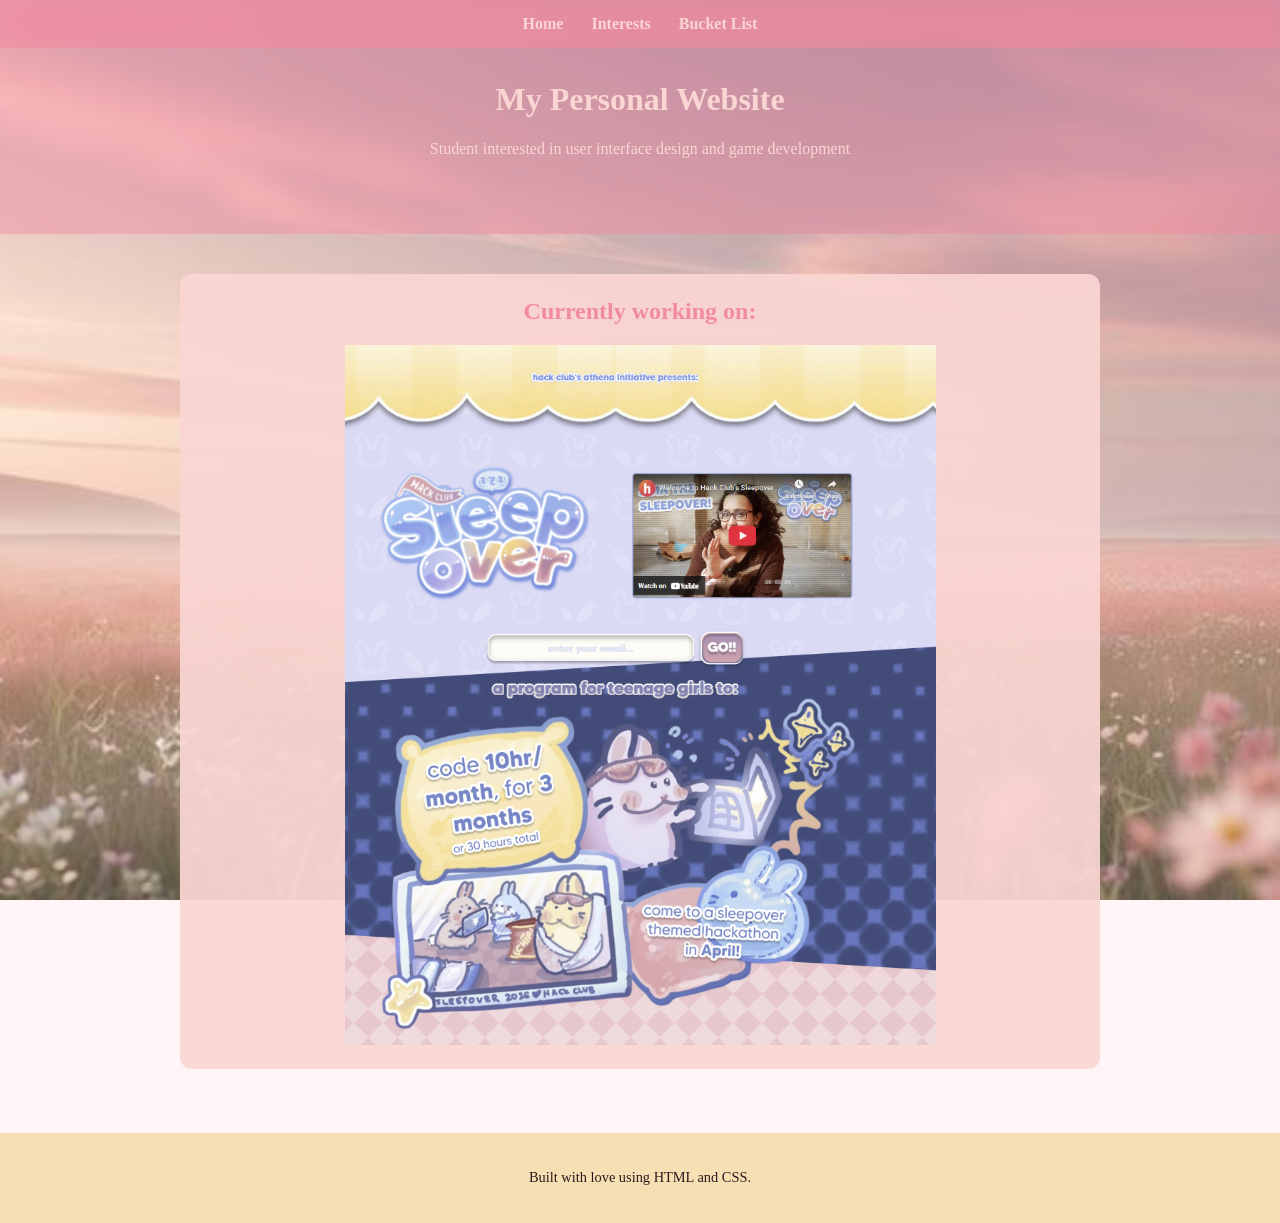
<file: index.html>
<!DOCTYPE html>
<html lang="en">
<head>
    <meta charset="UTF-8">
    <meta name="viewport" content="width=device-width, initial-scale=1">
<link rel ="stylesheet" href="css/styles.css" type="text/css">
</head>
<body>
    <header>
         <nav>
            <a href="personal web.html">Home</a>
            <a href="interestpage.html">Interests</a> 
            <a href="bucket-list.html">Bucket List</a>         
        </nav>
        <h1>My Personal Website</h1>
        <p>Student interested in user interface design and game development</p>
        
</header>
    <main>
        <section>
            <h2 style="text-align: center;">Currently working on:</h2>
        
                <img src="sleepoverposter.png" alt="Sleepover Poster" style="display: block; margin: 0 auto; width: 591px; height: 700px;">

        </section>
    </main>
    <footer>
        <p>Built with love using HTML and CSS.</p>
    </footer>
</body>
</html>
</file>
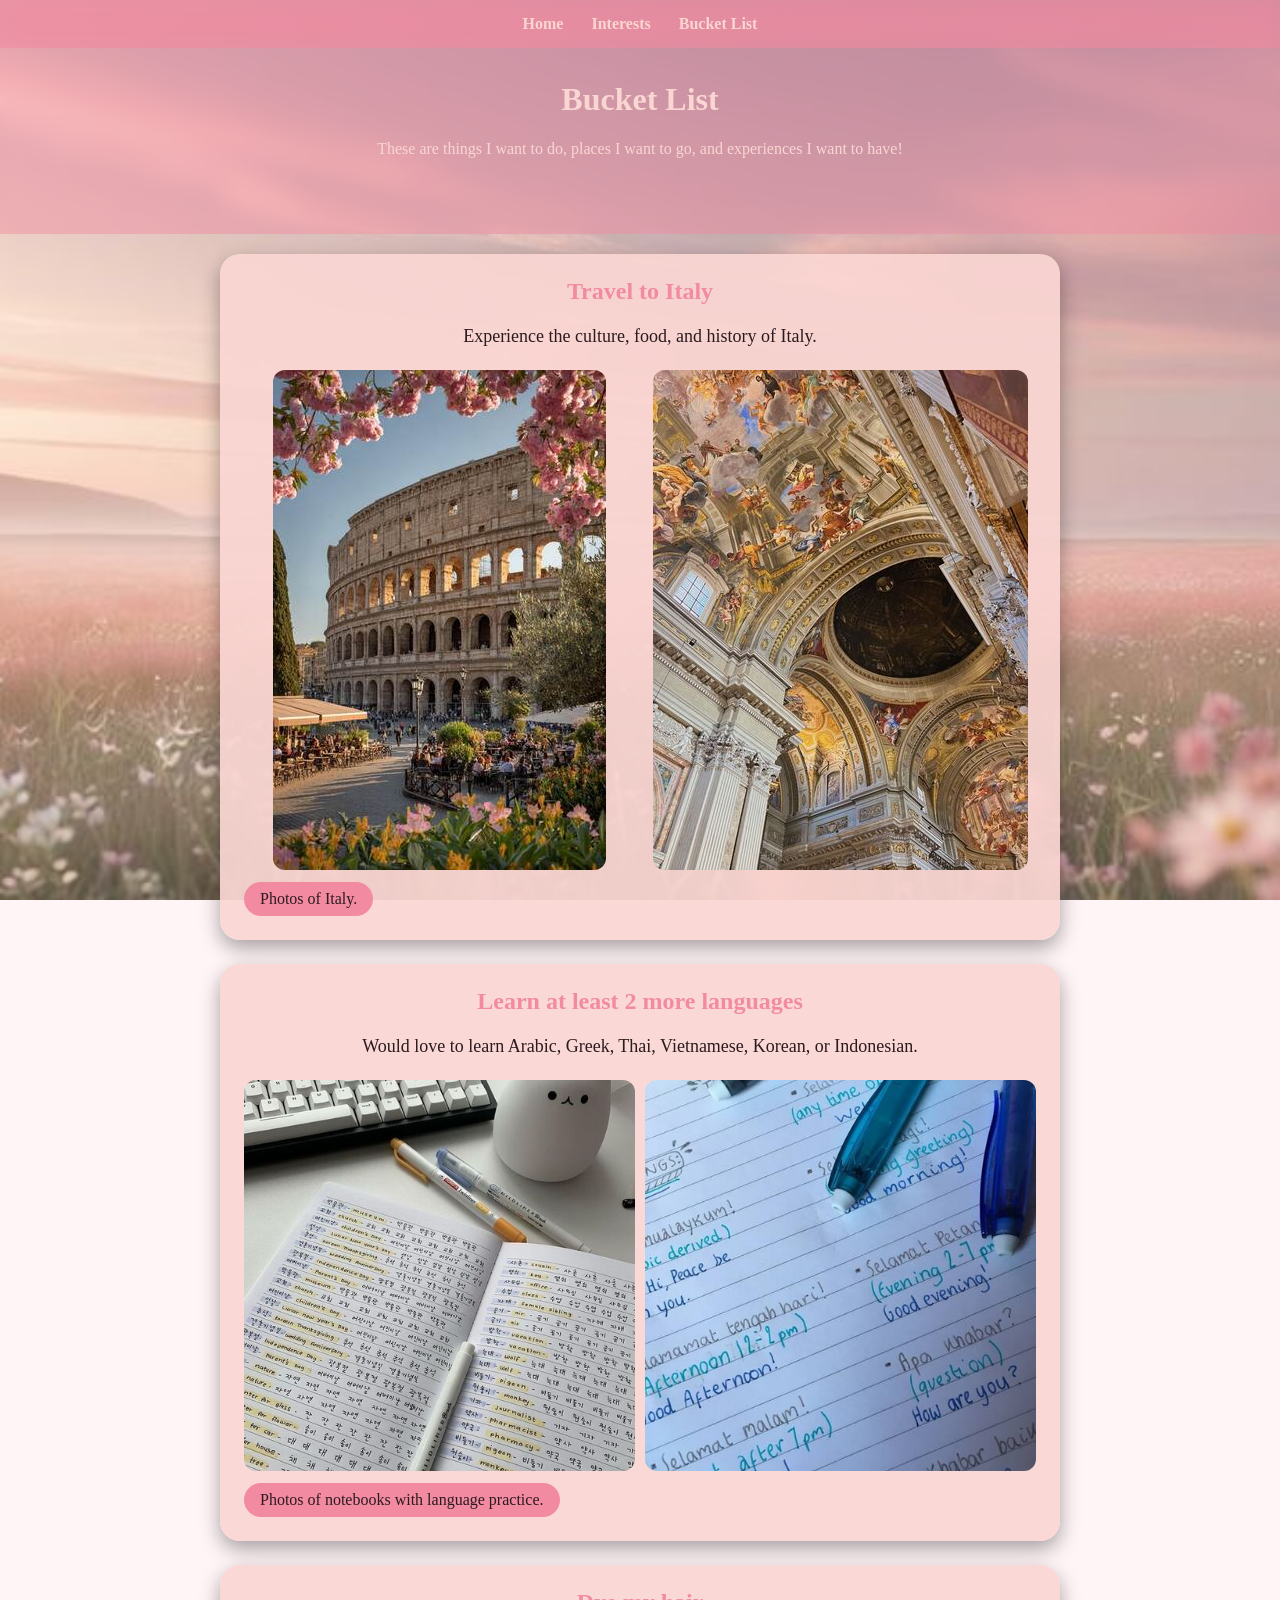
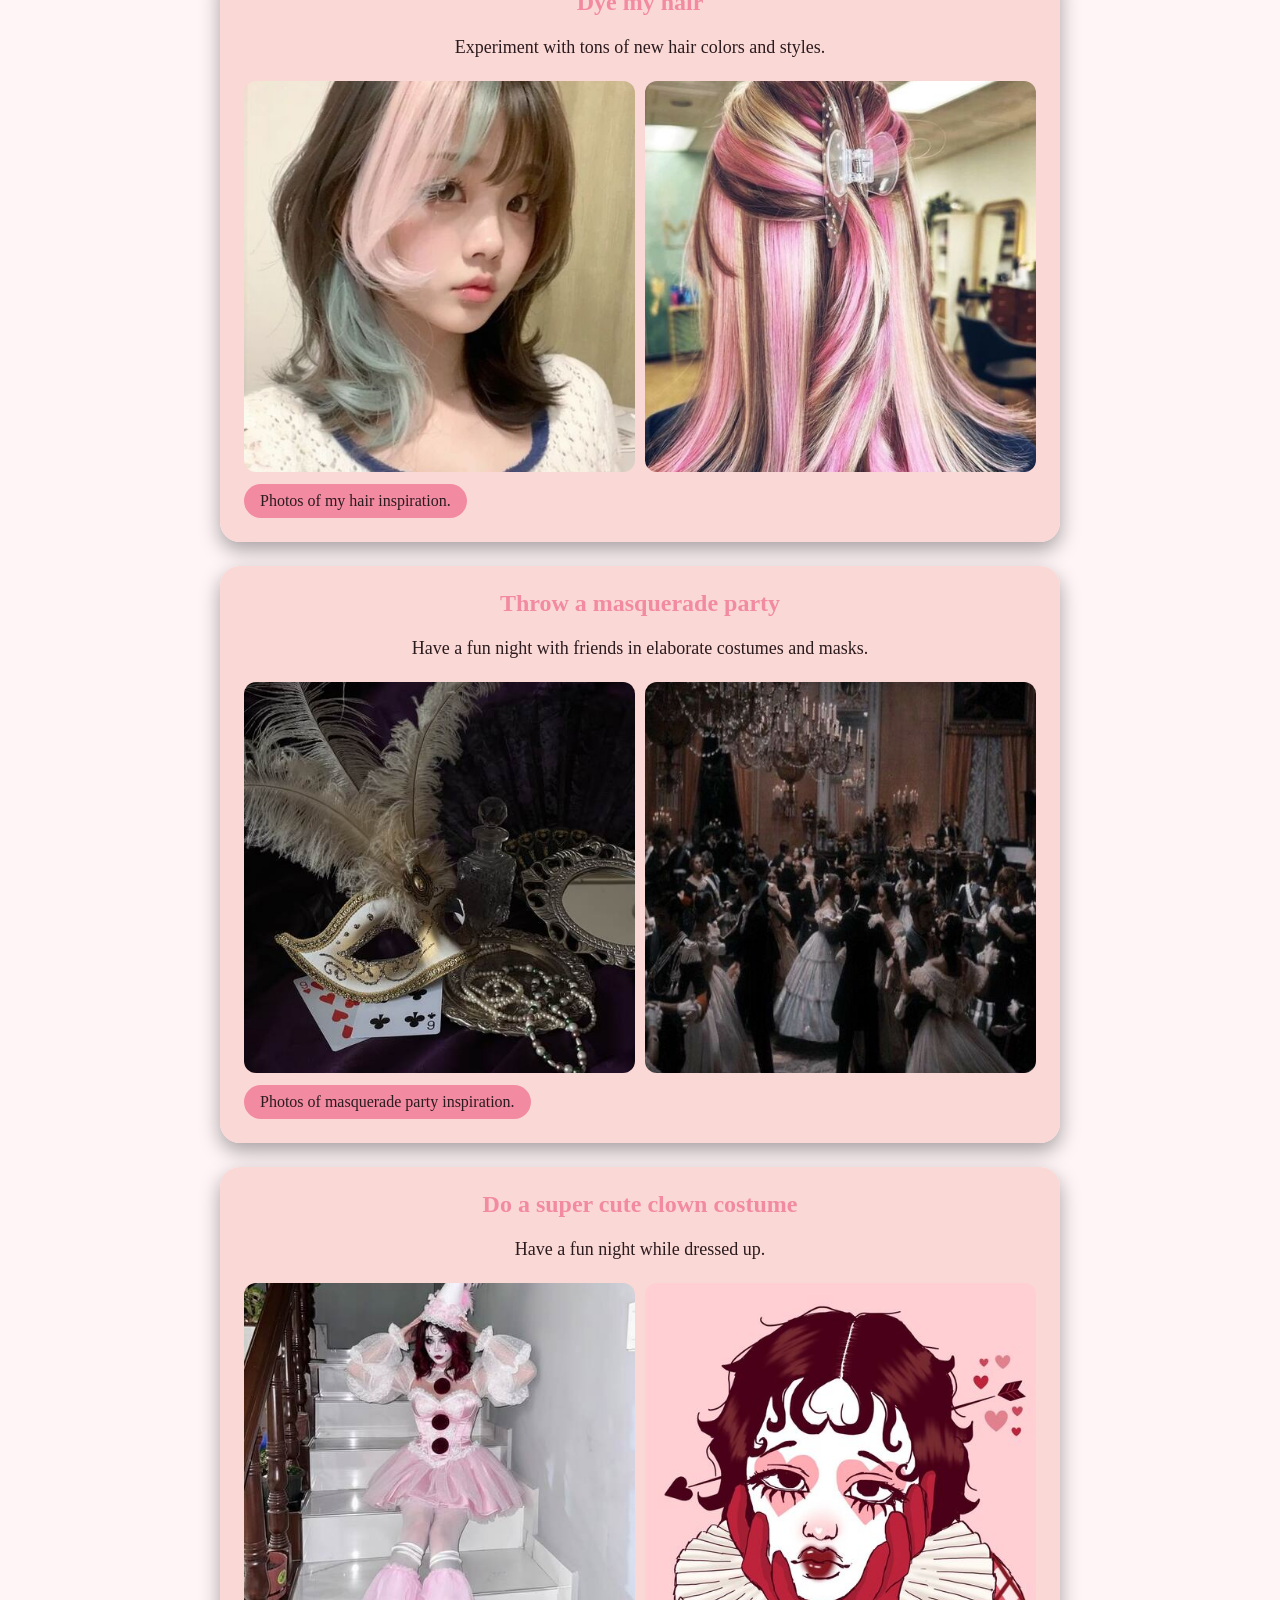
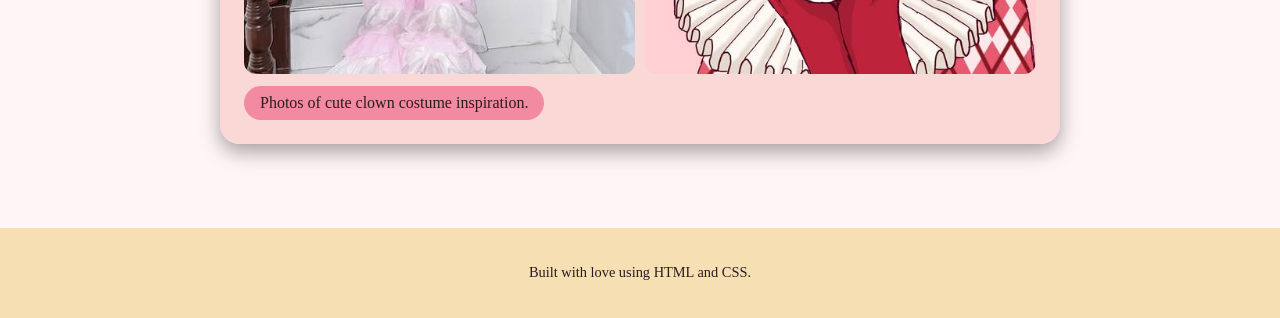
<file: bucket-list.html>
<!DOCTYPE html>
<html lang="en">
<head>
    <meta charset="UTF-8">
    <meta name="viewport" content="width=device-width, initial-scale=1">
<link rel="stylesheet" href="css/styles.css">
</head>
<body>
    <header>
         <nav>
            <a href="index.html">Home</a> 
            <a href="interestpage.html">Interests</a>
            <a href="bucket-list.html">Bucket List</a>       
        </nav>
        <h1>Bucket List</h1>
        <p>These are things I want to do, places I want to go, and experiences I want to have!</p>
    </header>
<main class="bucket-grid">
    <section class="bucket-card">
        <h2>Travel to Italy</h2>
        <p>Experience the culture, food, and history of Italy.</p>
        <div class="collage">
            <img src="italy1.jpg" alt="Italy" style="display: block; margin: 0 auto; width: auto; height: auto;">
            <img src="italy3.jpg" alt="Italy" style="display: block; margin: 0 auto; width: auto; height: auto;">
        </div>
        <span class="tag">Photos of Italy.</span>
    </section>

     <section class="bucket-card">
            <h2>Learn at least 2 more languages</h2>
            <p>Would love to learn Arabic, Greek, Thai, Vietnamese, Korean, or Indonesian.</p>
            <div class="collage">
                <img src="language1.jpg" alt="Language notebook 1">
                <img src="language2.jpg" alt="Language notebook 2">
            </div>
            <span class="tag">Photos of notebooks with language practice.</span>
        </section>

        <section class="bucket-card">
            <h2>Dye my hair</h2>
            <p>Experiment with tons of new hair colors and styles.</p>
            <div class="collage">
                <img src="hair1.jpg" alt="Hair inspiration 1">
                <img src="hair2.jpg" alt="Hair inspiration 2">
            </div>
            <span class="tag">Photos of my hair inspiration.</span>
        </section>

        <section class="bucket-card">
            <h2>Throw a masquerade party</h2>
            <p>Have a fun night with friends in elaborate costumes and masks.</p>
            <div class="collage">
                <img src="party1.jpg" alt="Masquerade inspiration 1">
                <img src="party2.jpg" alt="Masquerade inspiration 2">
            </div>
            <span class="tag">Photos of masquerade party inspiration.</span>
        </section>

        <section class="bucket-card">
            <h2>Do a super cute clown costume</h2>
            <p>Have a fun night while dressed up.</p>
            <div class="collage">
                <img src="clown1.jpg" alt="Clown costume 1">
                <img src="clown2.jpg" alt="Clown costume 2">
            </div>
            <span class="tag">Photos of cute clown costume inspiration.</span>
        </section>
    </main>

    <footer>
        <p>Built with love using HTML and CSS.</p>
    </footer>
</body>
</html>
</file>
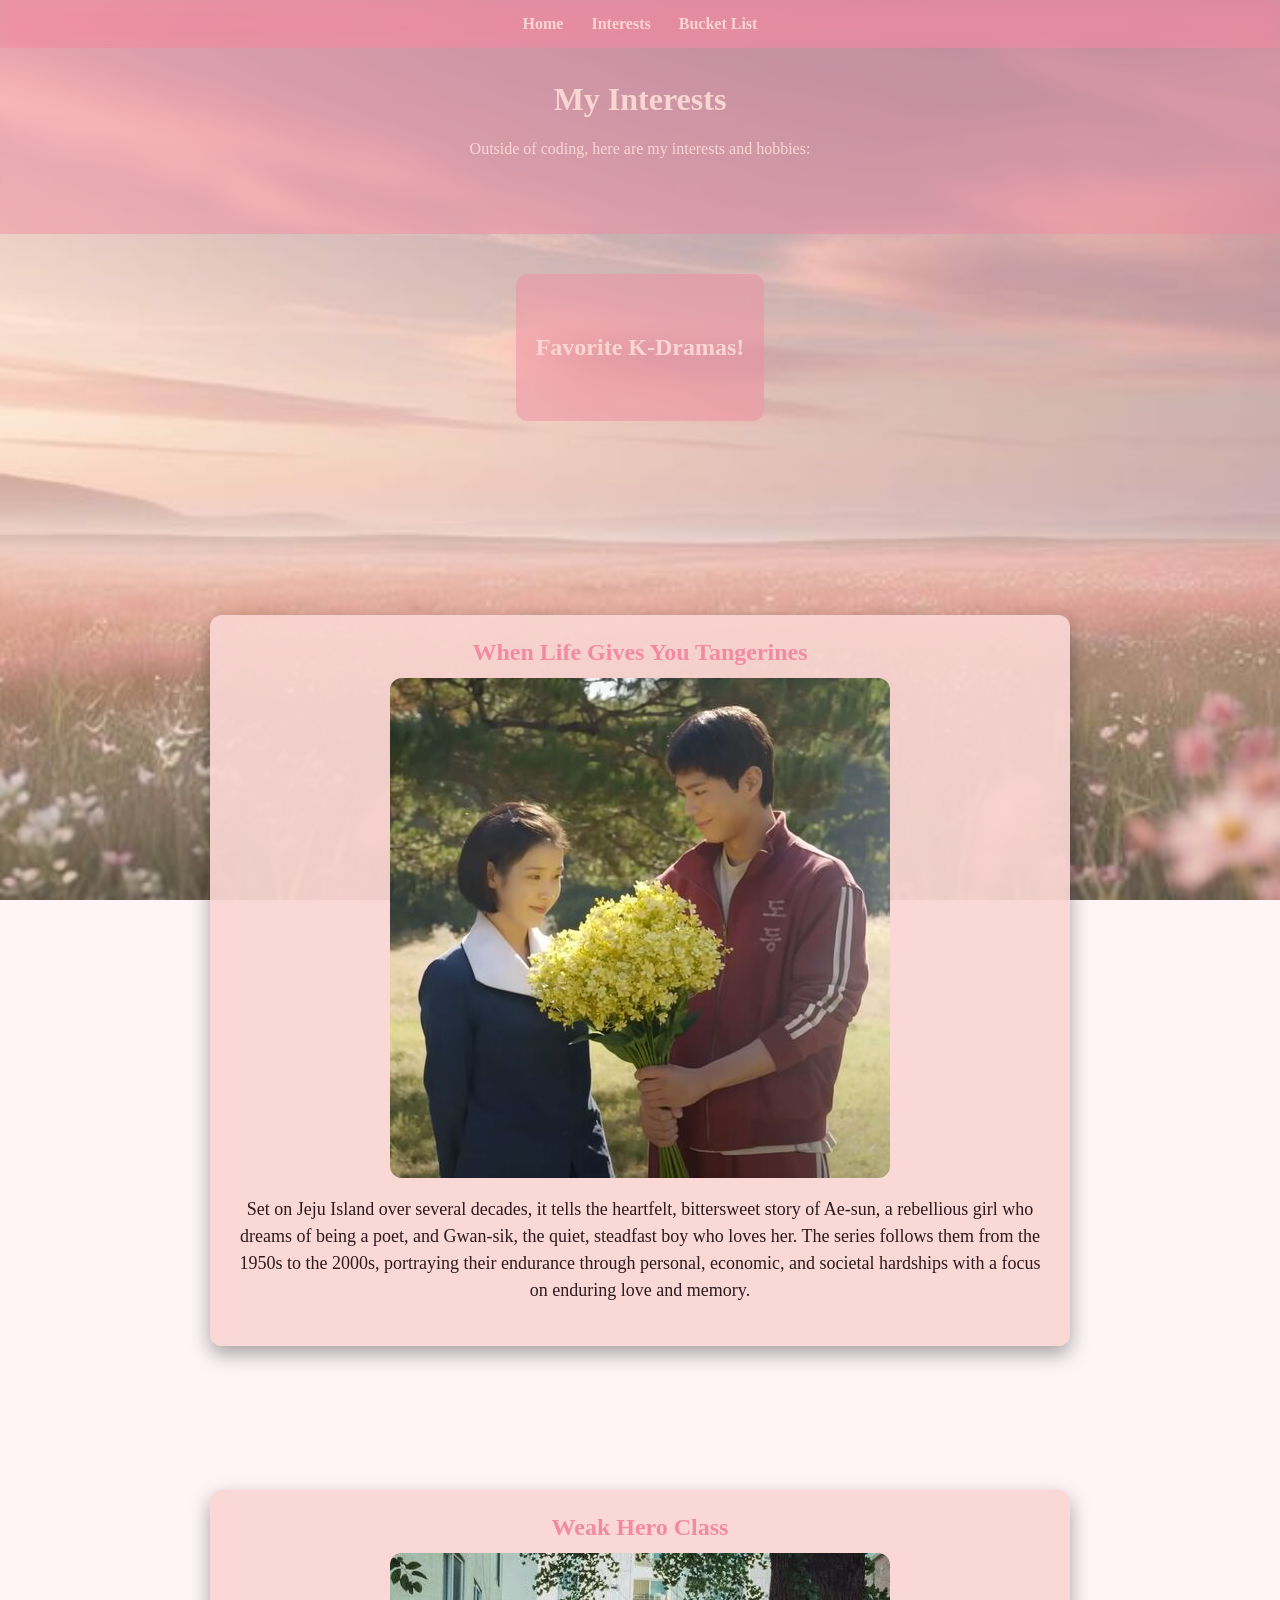
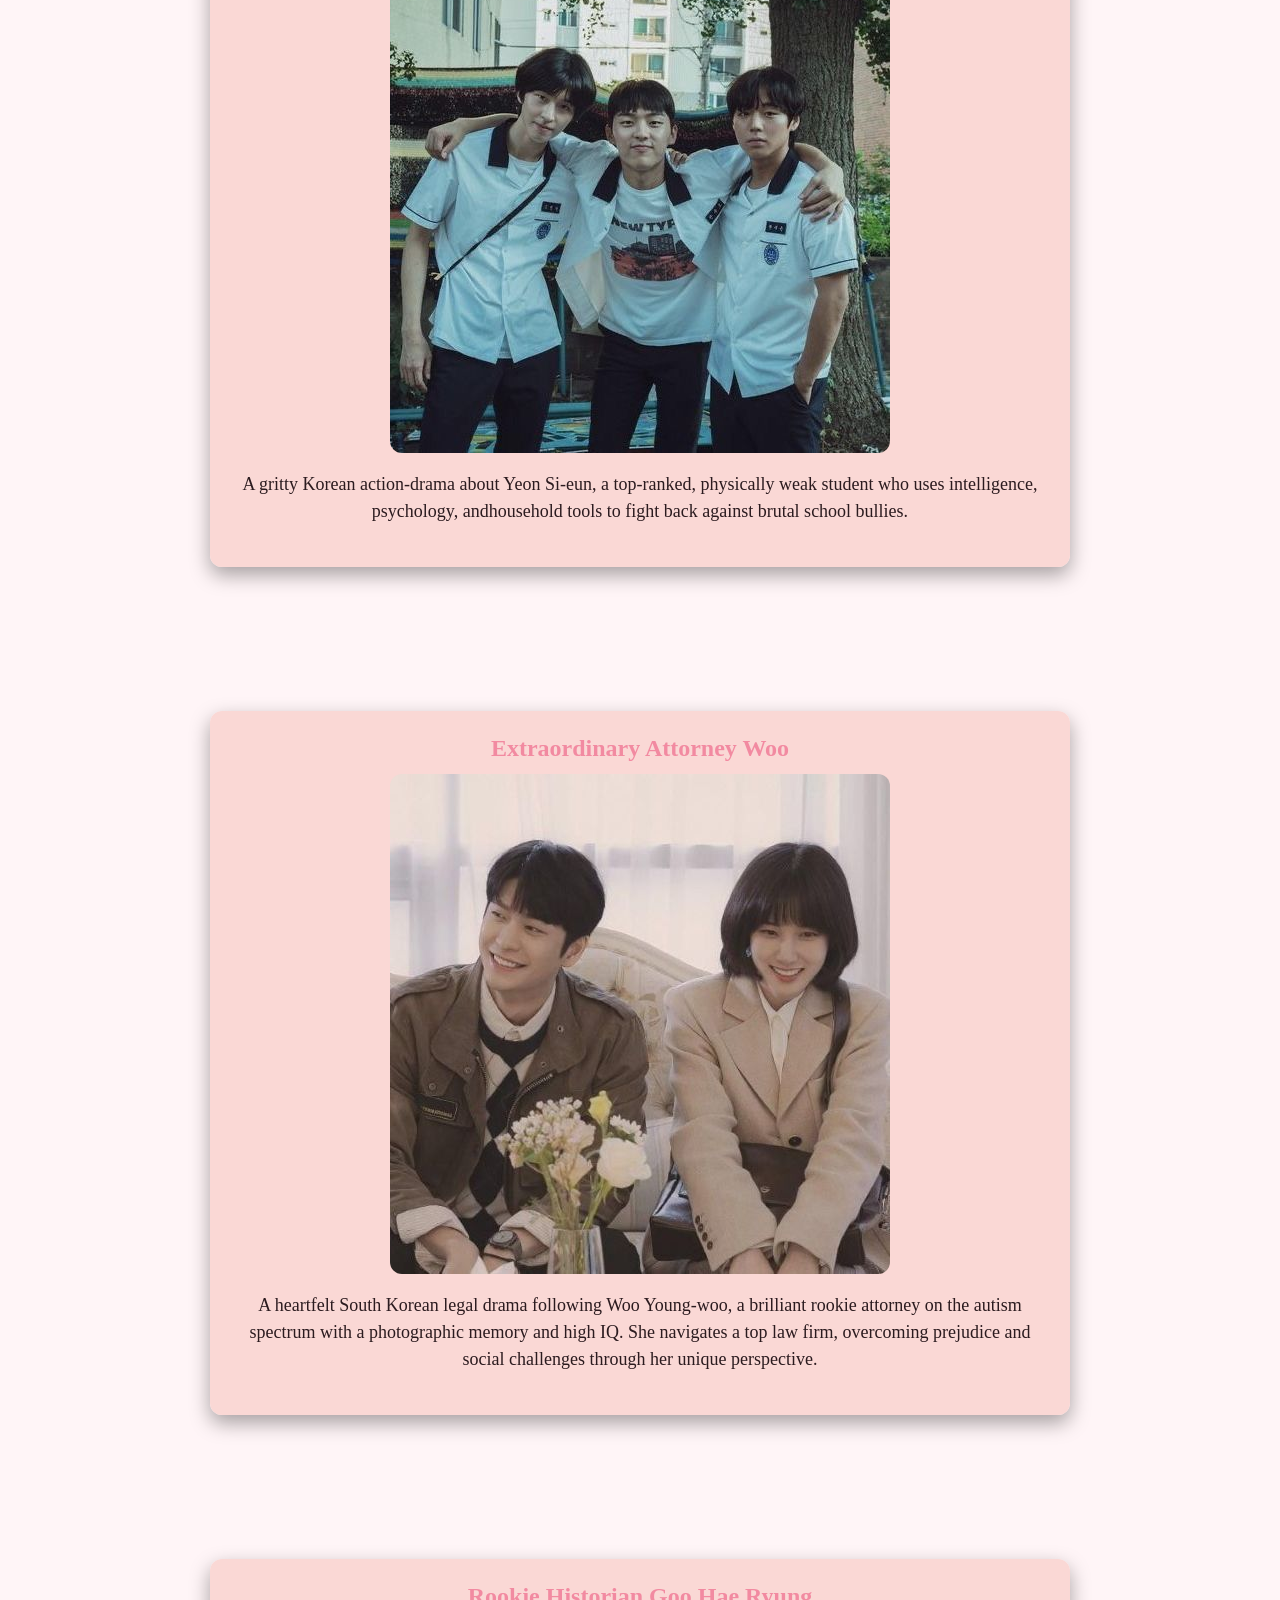
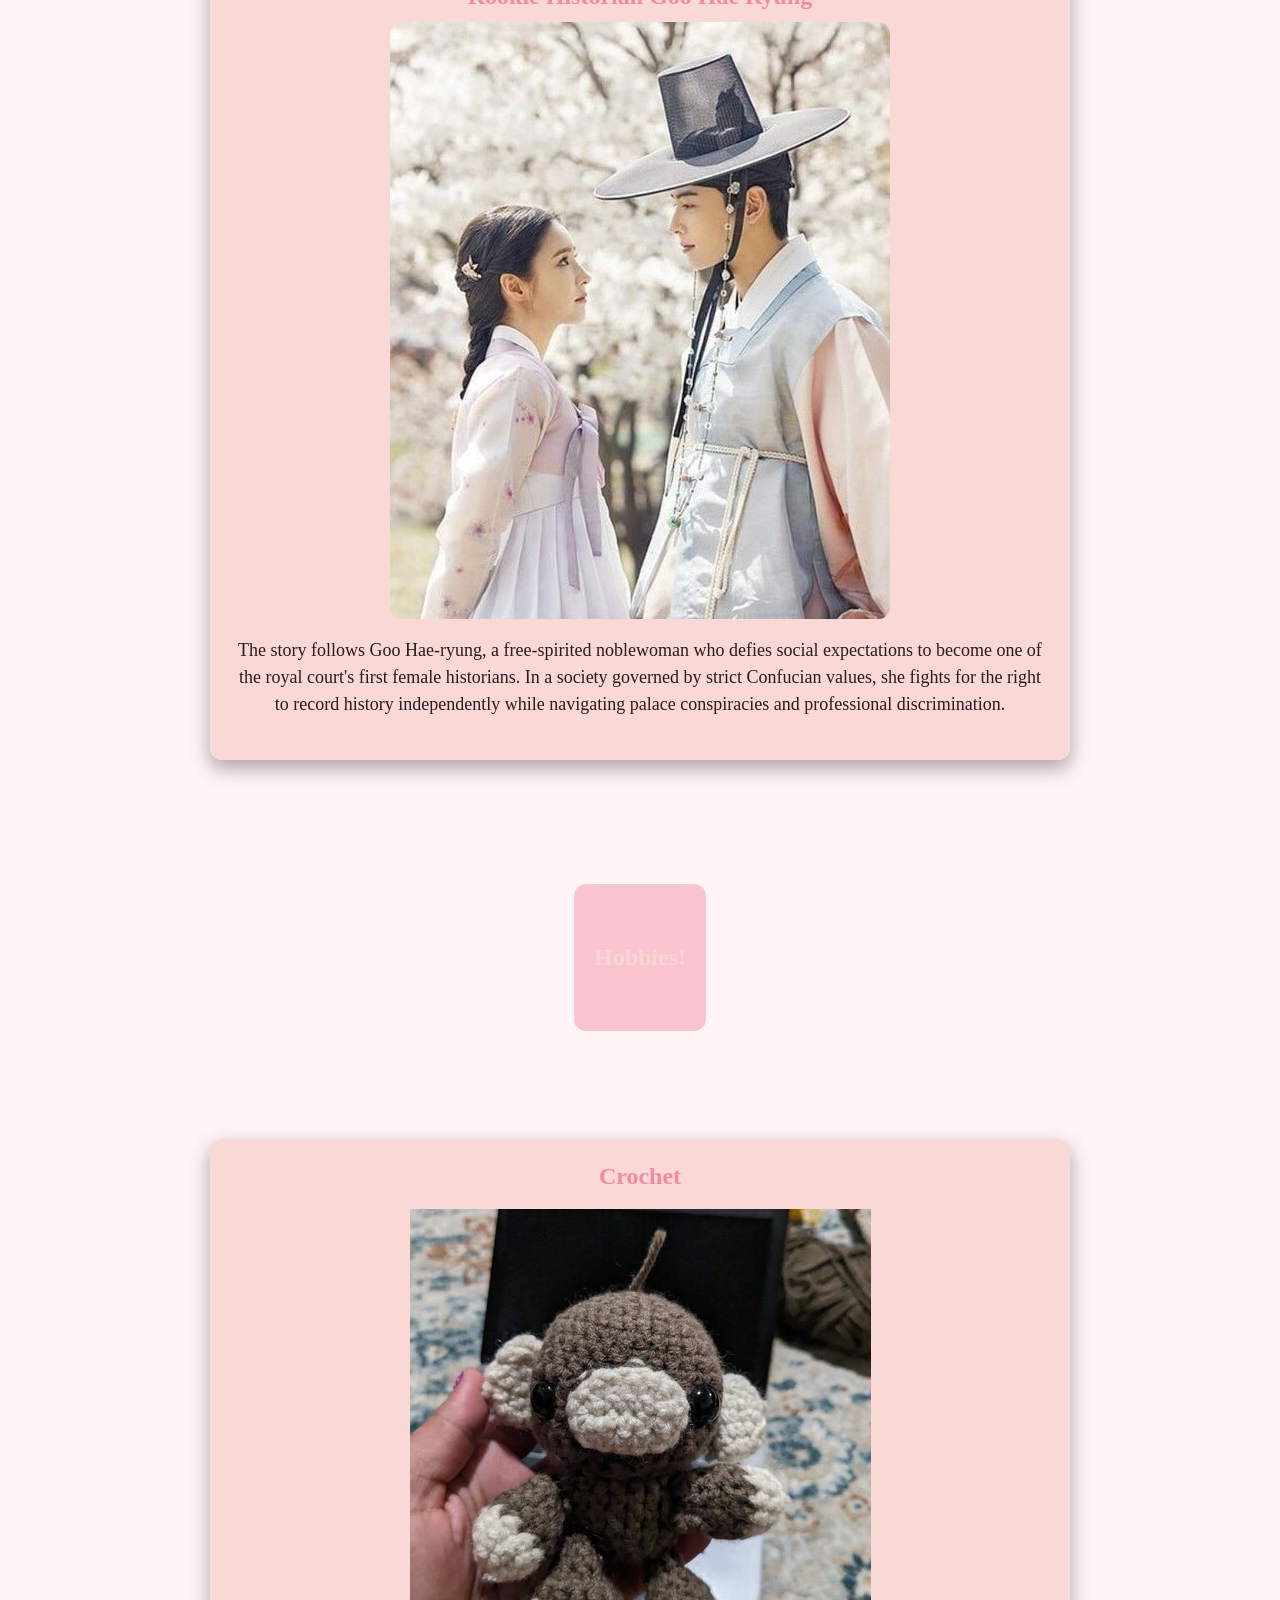
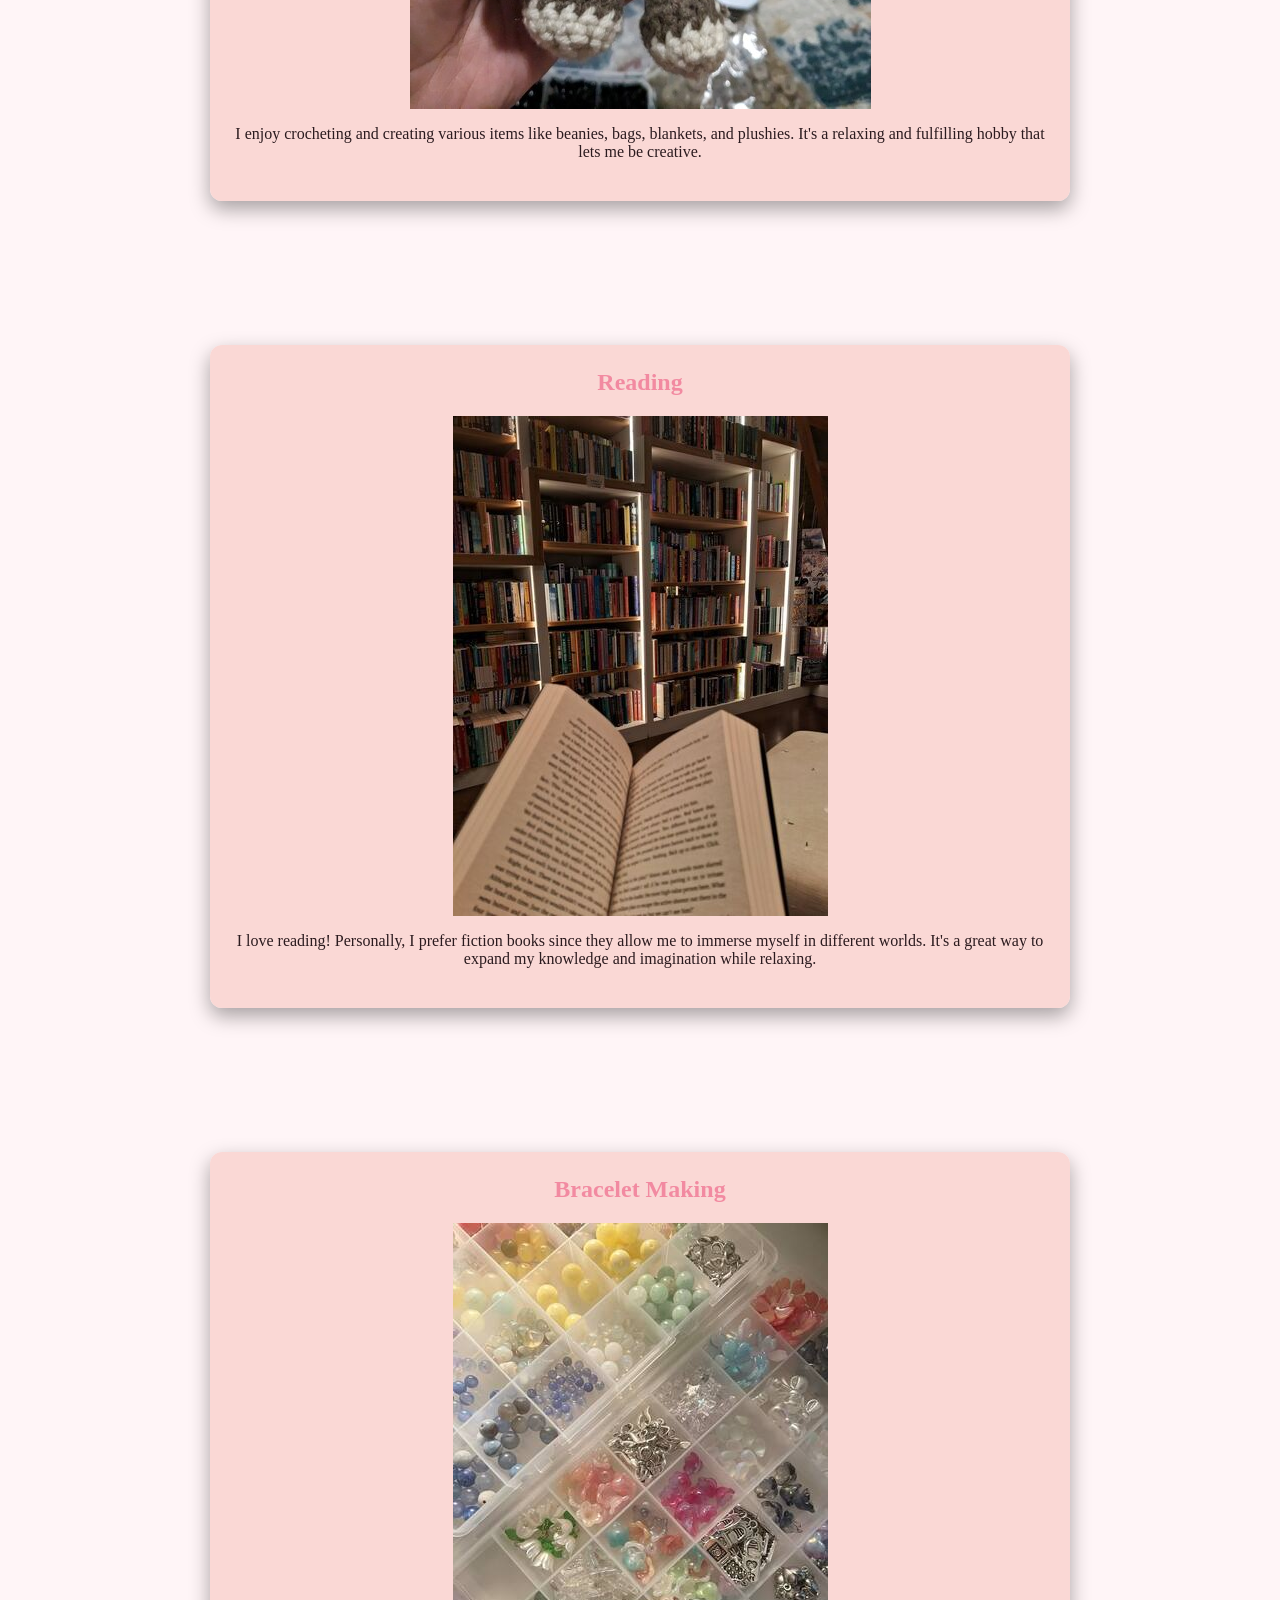
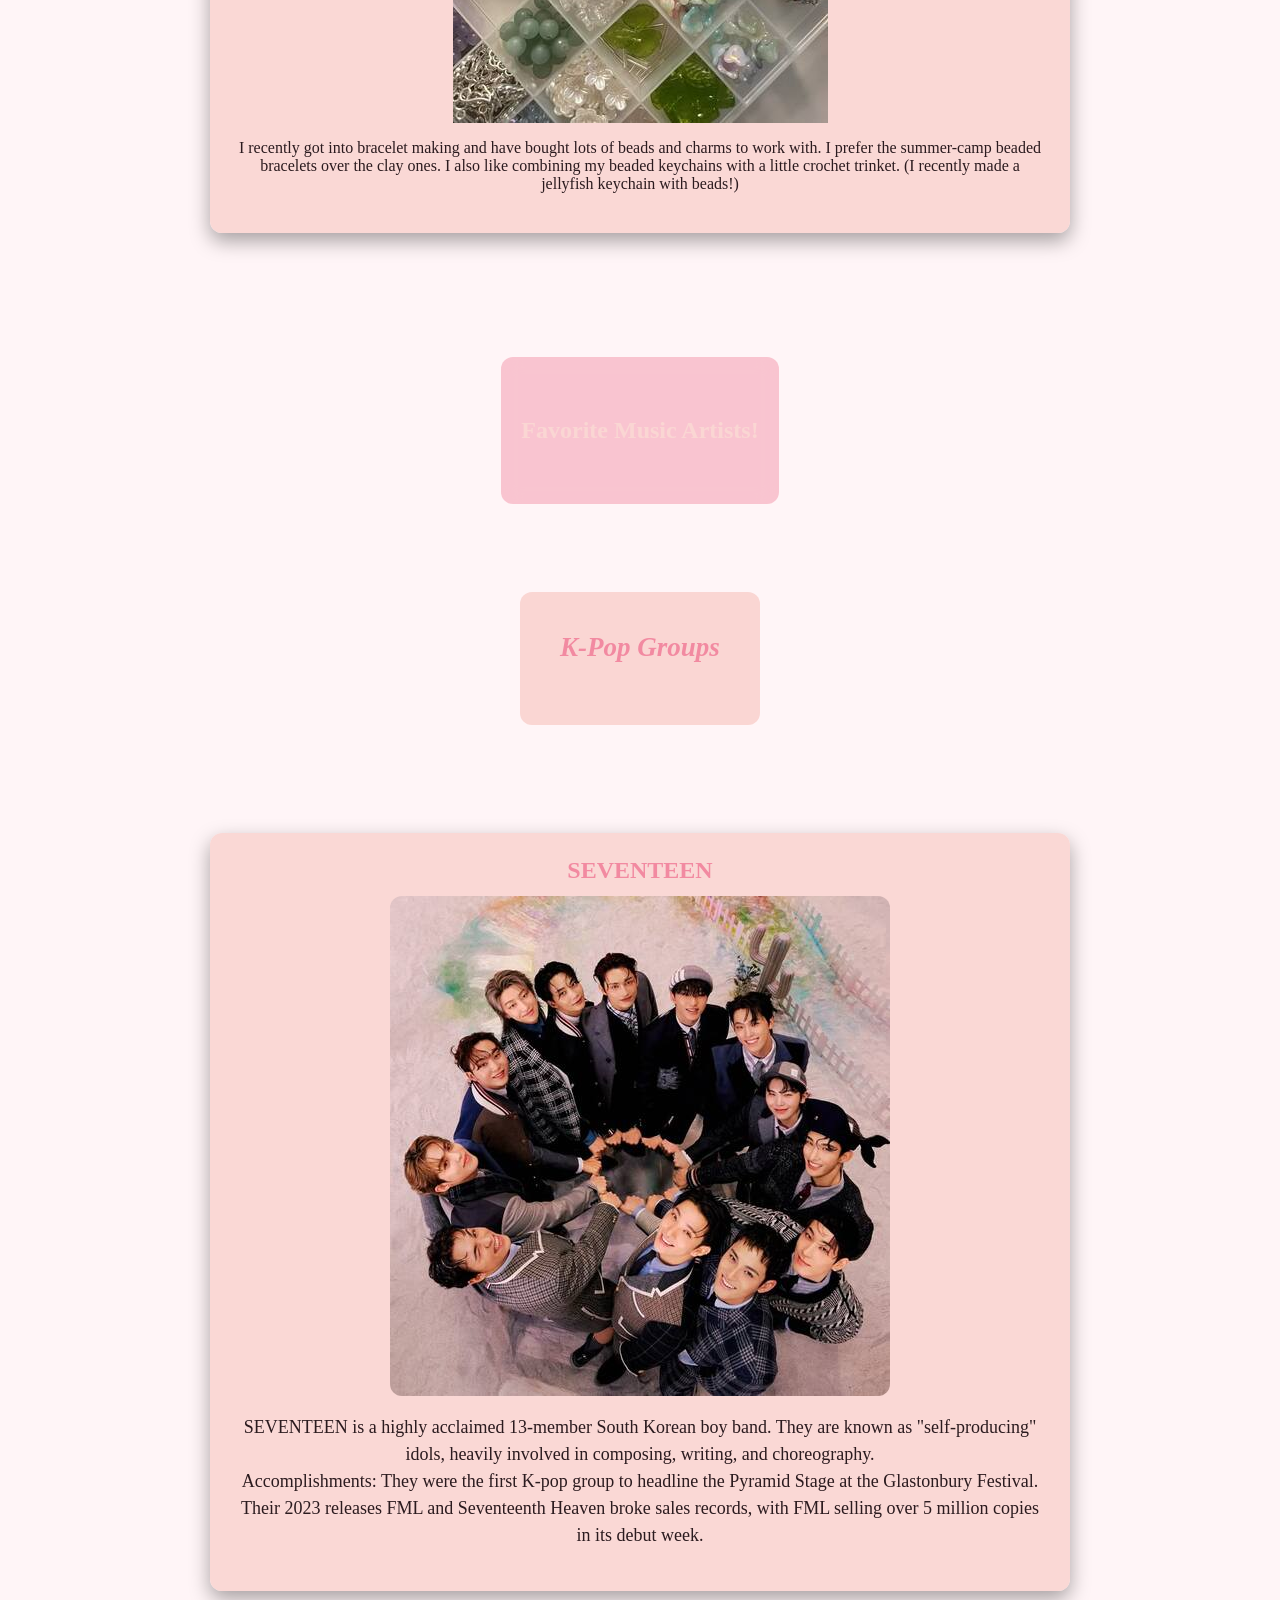
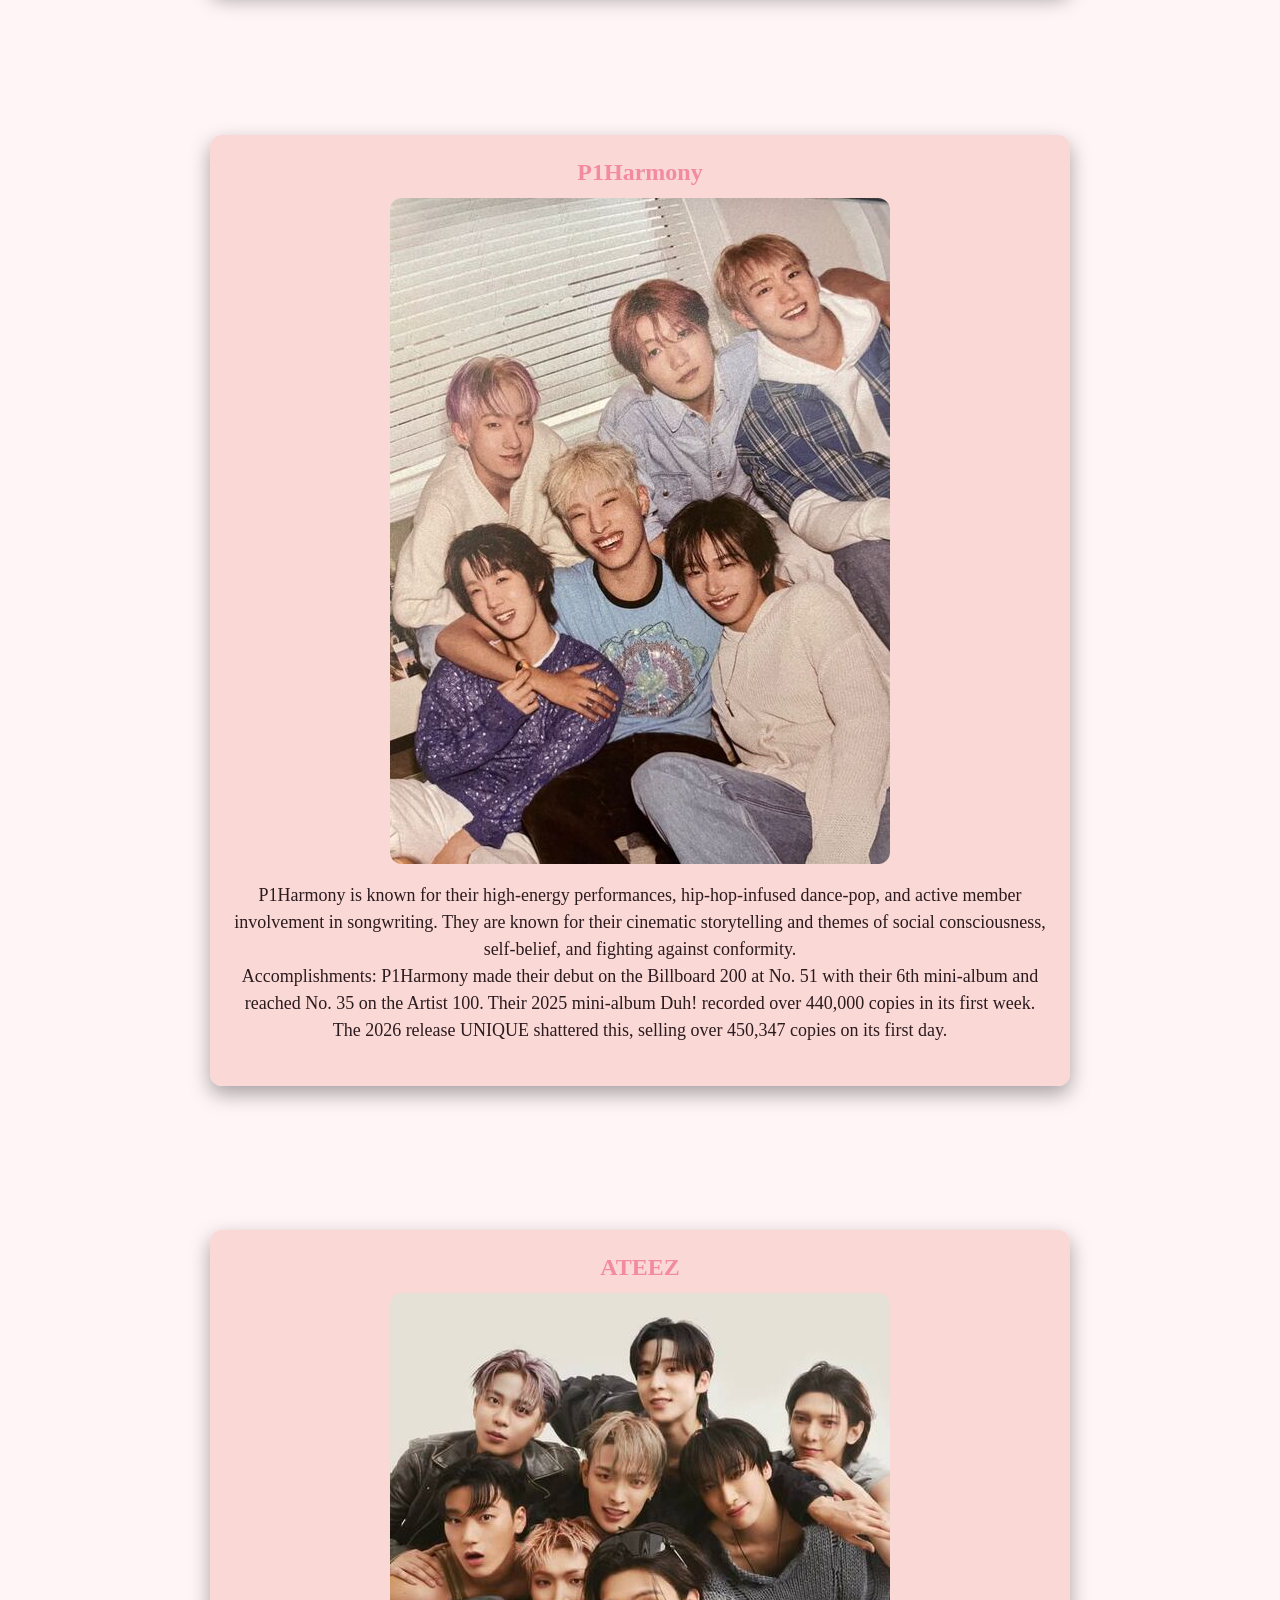
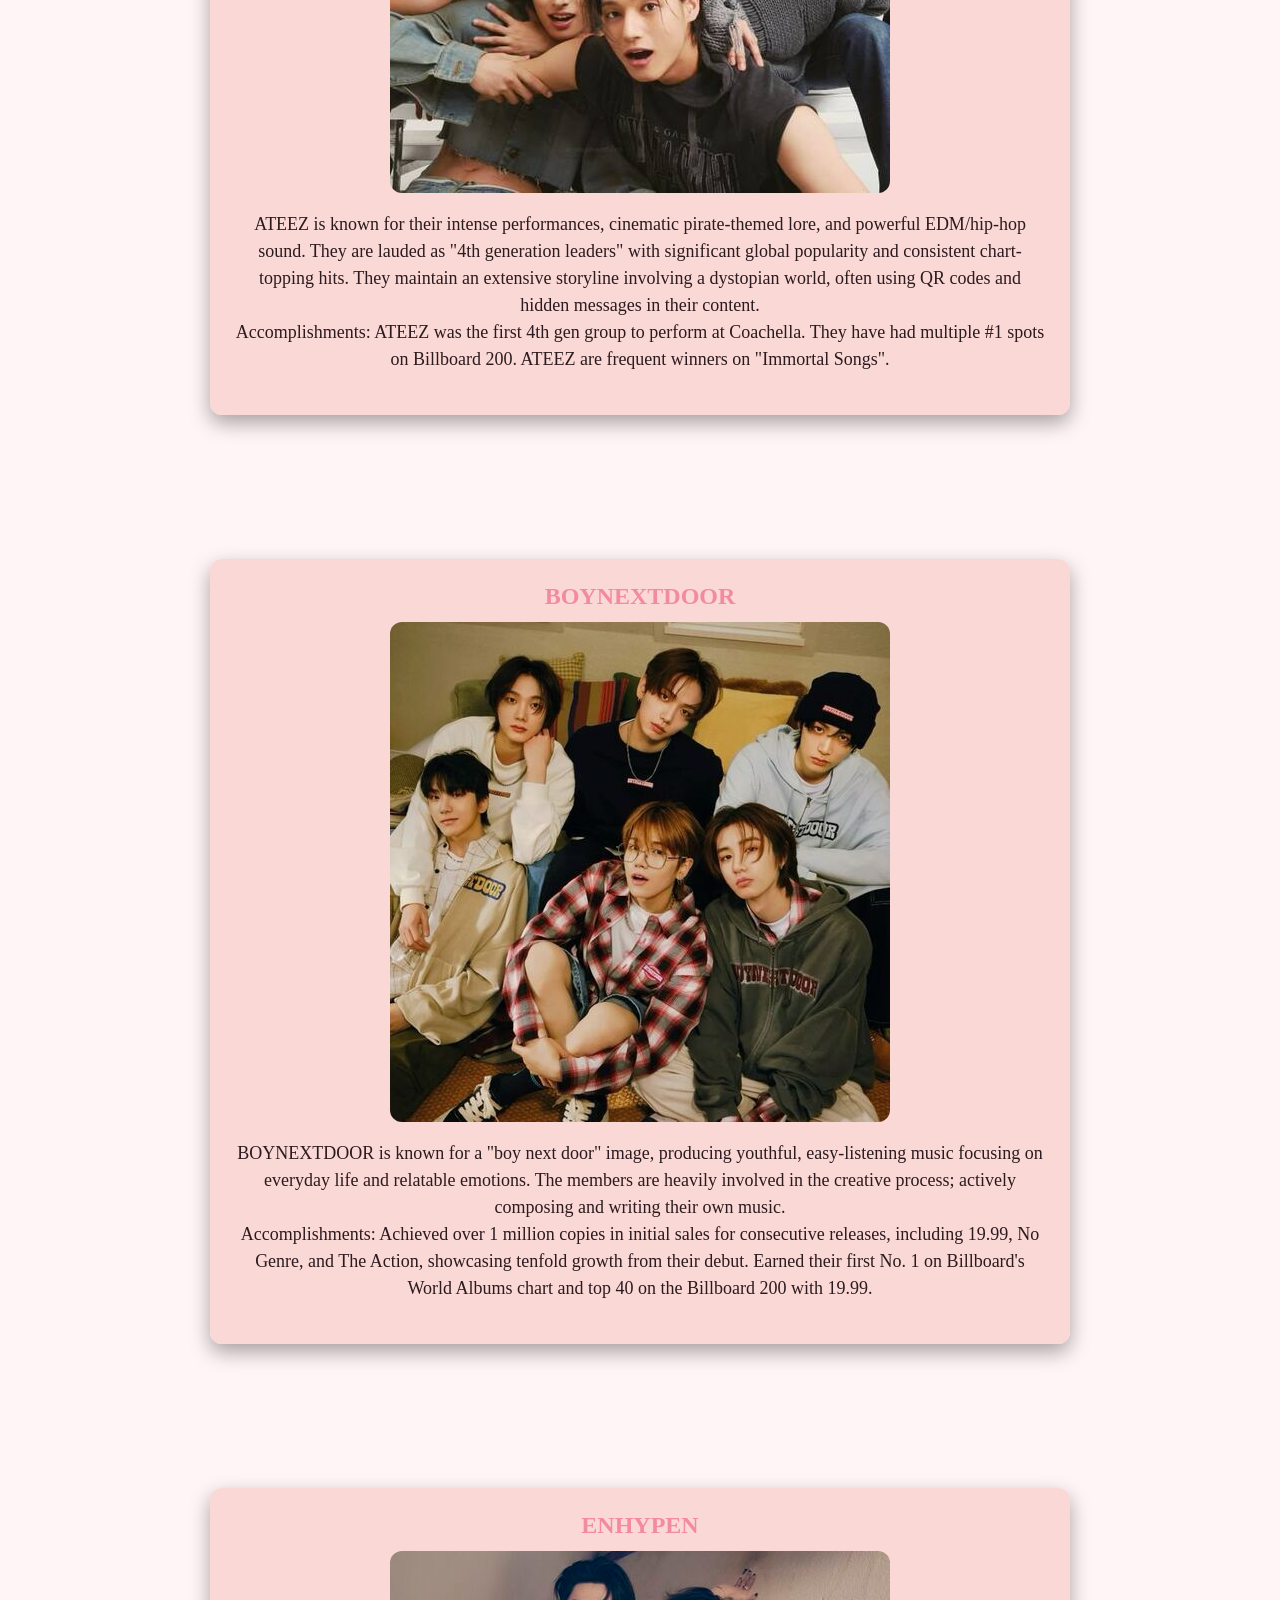
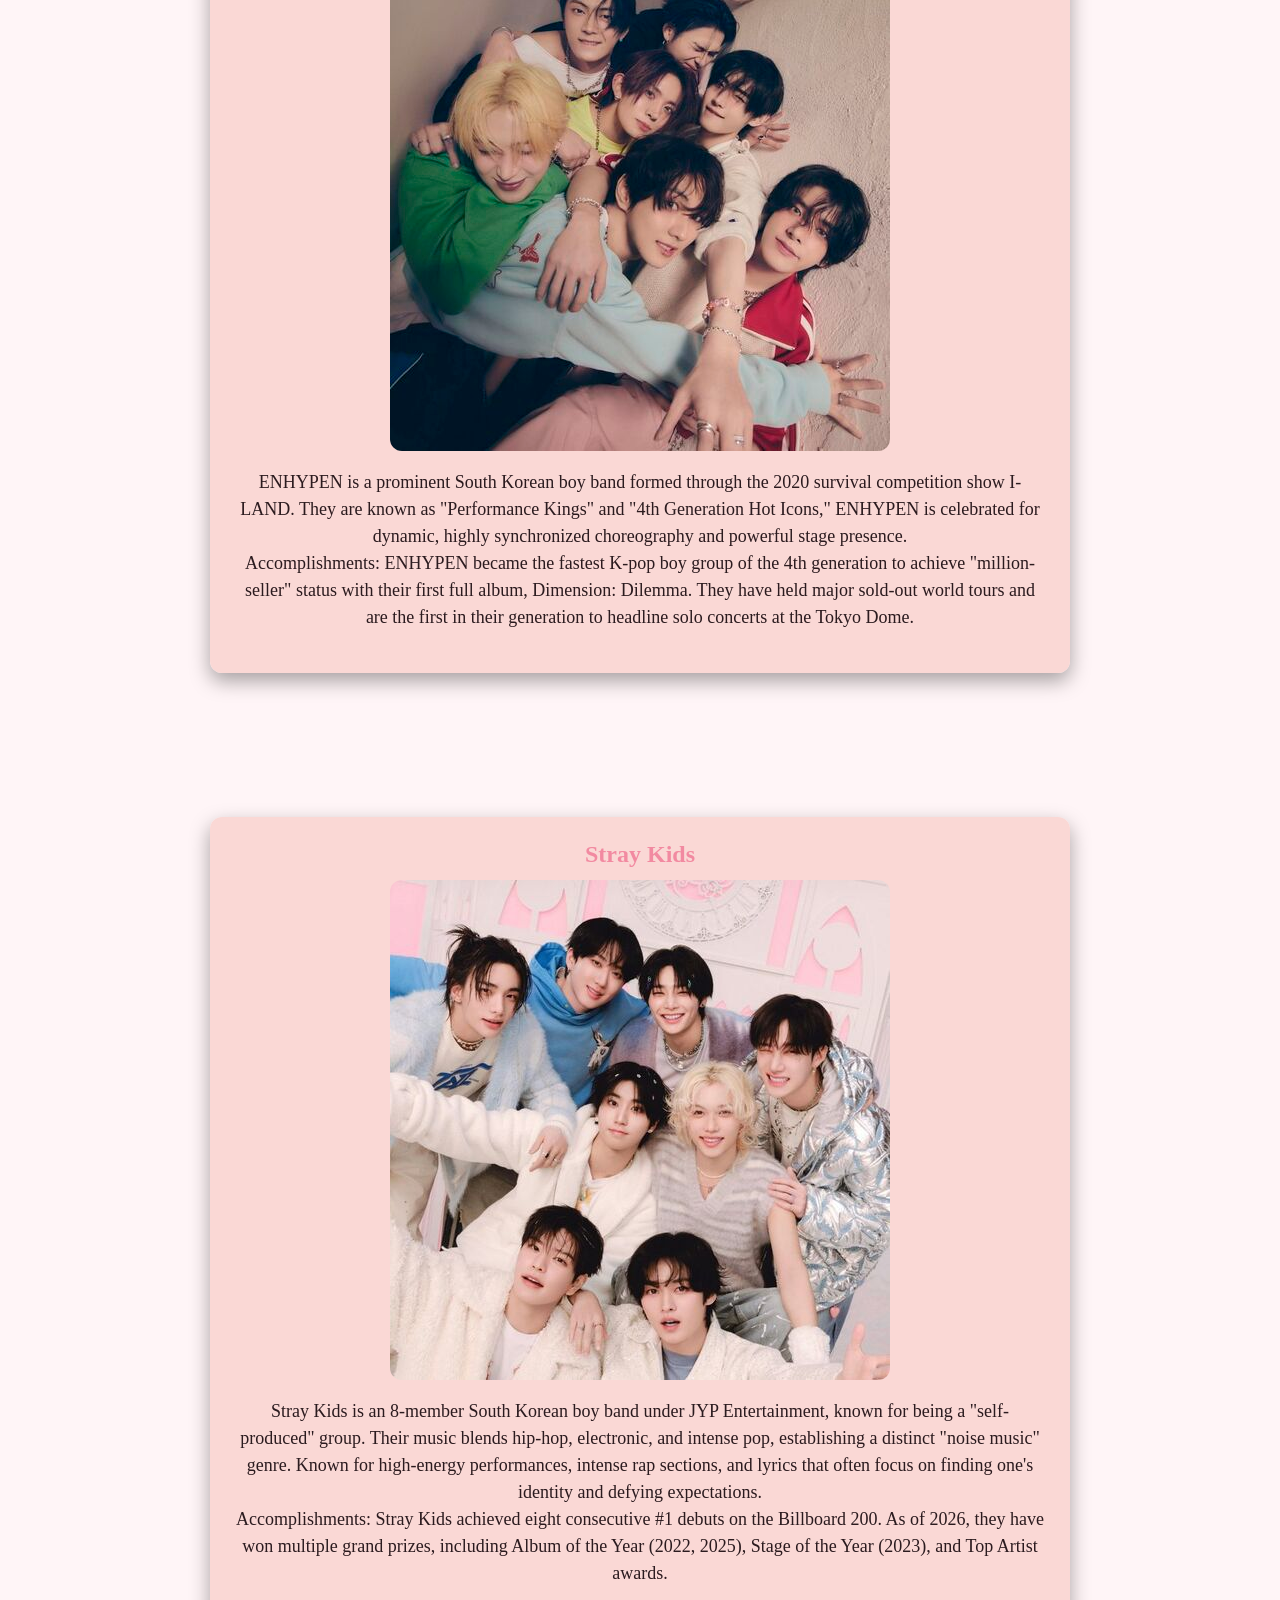
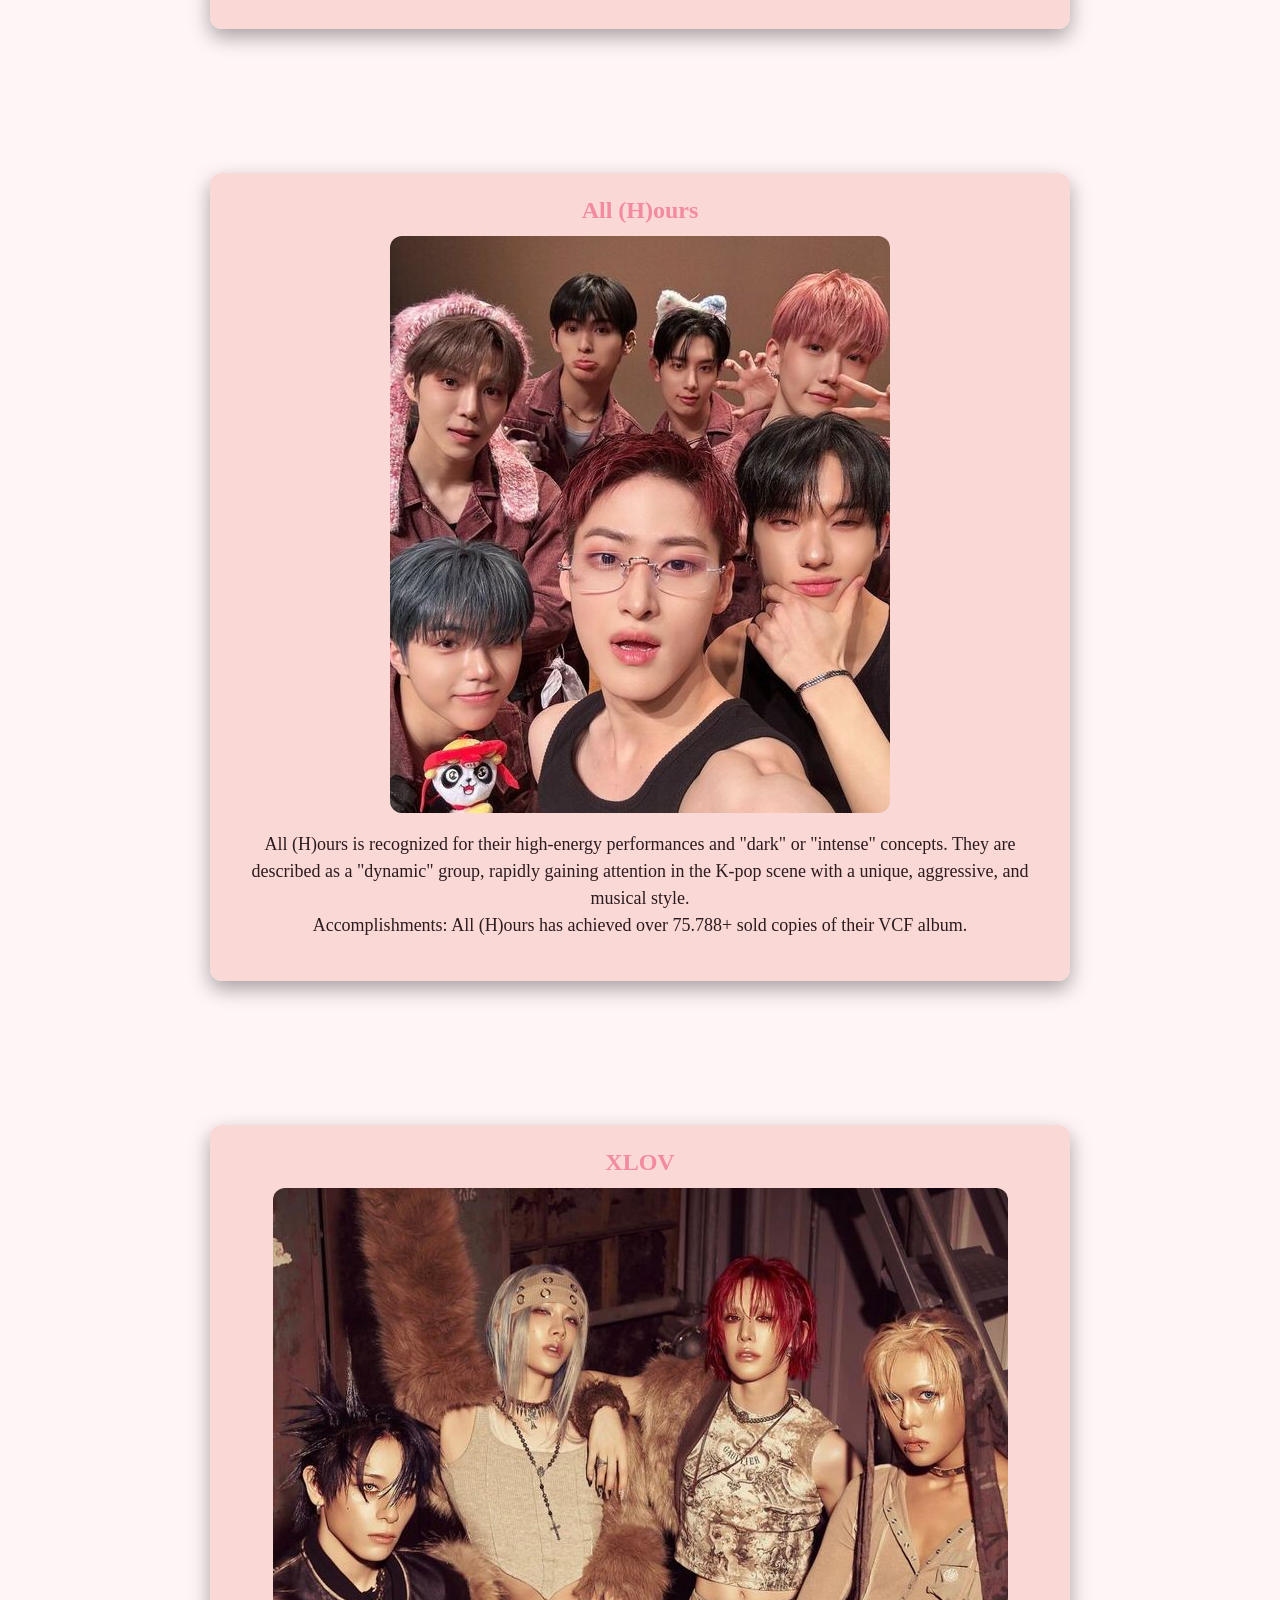
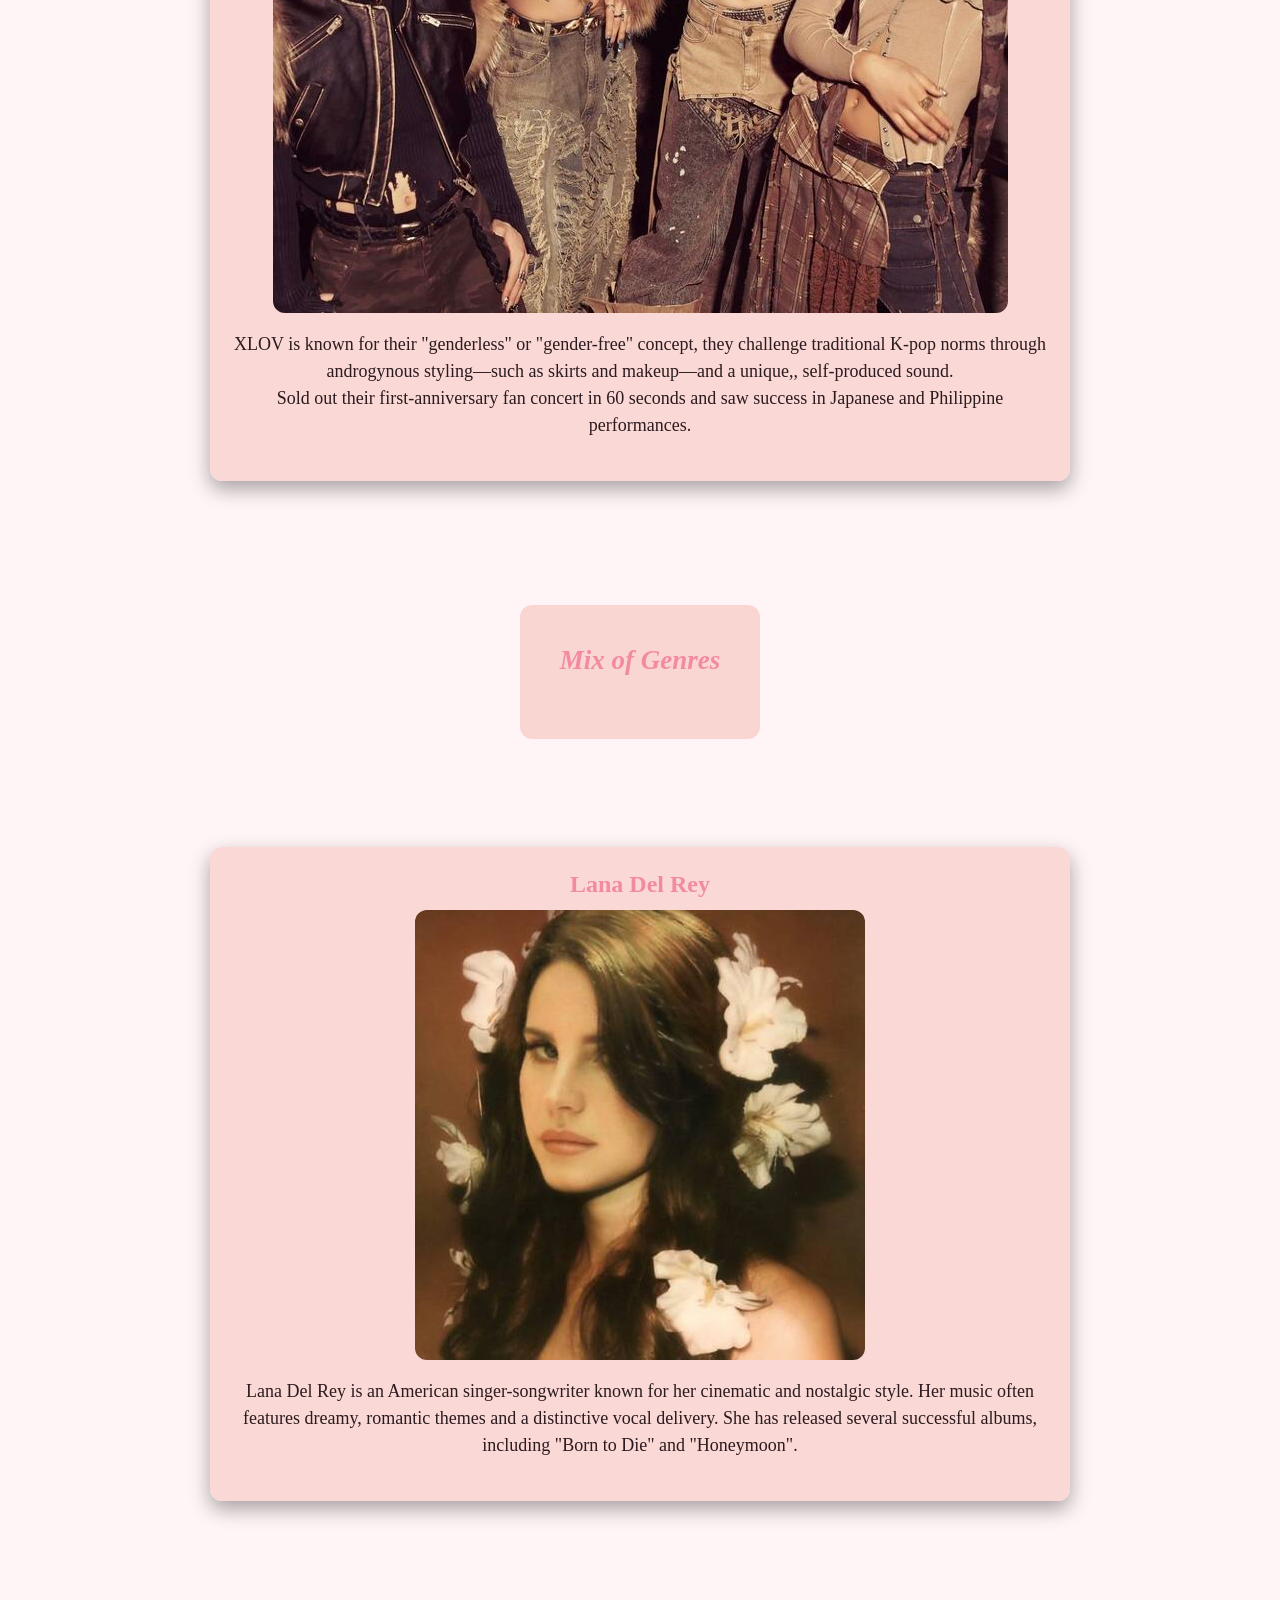
<file: interestpage.html>
<!DOCTYPE html>
<html lang="en">
<head>
    <meta charset="UTF-8">
    <meta name="viewport" content="width=device-width, initial-scale=1">
<link rel ="stylesheet" href="css/styles.css">
</head>
<body>
    <header>
         <nav>
            <a href="index.html">Home</a>
            <a href="interestpage.html">Interests</a> 
            <a href="bucket-list.html">Bucket List</a>         
        </nav>
        <h1>My Interests</h1>
        <p>Outside of coding, here are my interests and hobbies:</p>
    </header>

<section class="kdrama-interest-header">
    <h1>Favorite K-Dramas!</h1>
</section>

    <main>
        <div class="drama-grid">
        <section class="drama-card">
                <h2> When Life Gives You Tangerines   </h2>
                <img src="When_life_gives_you_tangerines_500x500.jpg" alt="When Life Gives You Tangerines" style="display: block; margin: 0 auto; width:auto; height: auto;">
                <p>Set on Jeju Island over several decades, it tells the heartfelt, bittersweet story of Ae-sun, a rebellious girl who dreams of being a poet, and Gwan-sik, the quiet, steadfast boy who loves her. The series follows them from the 1950s to the 2000s, portraying their endurance through personal, economic, and societal hardships with a focus on enduring love and memory. 
                </p>
        </section>
                
        <section class="drama-card">
                <h2> Weak Hero Class</h2>
                <img src="weak hero class 1.jpg" alt="Weak Hero Class 1" style="display: block; margin: 0 auto; width: auto; height: auto;">
                <p> A gritty Korean action-drama about Yeon Si-eun, a top-ranked, physically weak student who uses intelligence, psychology, andhousehold tools to fight back against brutal school bullies.</p>
        </section>

        <section class="drama-card">
                <h2>Extraordinary Attorney Woo </h2>
                <img src="attorneywoo.jpg" alt="Extraordinary Attorney Woo" style="display: block; margin: 0 auto; width: auto; height: auto;">
                <p> A heartfelt South Korean legal drama following Woo Young-woo, a brilliant rookie attorney on the autism spectrum with a photographic memory and high IQ. She navigates a top law firm, overcoming prejudice and social challenges through her unique perspective.</p>
        </section>

         <section class="drama-card">
                <h2> Rookie Historian Goo Hae Ryung</h2>
                <img src="rookiehistorian_500x597.jpg" alt="Rookie Historian Goo Hae Ryung" style="display: block; margin: 0 auto; width:auto; height: auto;">
                <p>The story follows Goo Hae-ryung, a free-spirited noblewoman who defies social expectations to become one of the royal court's first female historians. In a society governed by strict Confucian values, she fights for the right to record history independently while navigating palace conspiracies and professional discrimination. </p>
        </section>

        <section class="Hobby-header">
        <h1>Hobbies!</h1>
        </section>

        <section class="hobby-card">
                <h2> Crochet </h2>
                <img src="crochet.jpg" alt="Crochet" style="display: block; margin: 0 auto; width: auto; height: auto;">
                <p> I enjoy crocheting and creating various items like beanies, bags, blankets, and plushies. It's a relaxing and fulfilling hobby that lets me be creative.</p>
        </section>

        <section class="hobby-card">
                <h2> Reading </h2>
                <img src="reading.jpg" alt="Reading" style="display: block; margin: 0 auto; width: auto; height: auto;">
                <p> I love reading! Personally, I prefer fiction books since they allow me to immerse myself in different worlds. It's a great way to expand my knowledge and imagination while relaxing.</p>
        </section>

        <section class="hobby-card">
                <h2> Bracelet Making </h2>
                <img src="bracelet.jpg" alt="Bracelet Making" style="display: block; margin: 0 auto; width: auto; height: auto;">
                <p> I recently got into bracelet making and have bought lots of beads and charms to work with. I prefer the summer-camp beaded bracelets over the clay ones. I also like combining my beaded keychains with a little crochet trinket. (I recently made a jellyfish keychain with beads!)</p>
        </section>

<section class="music-artist-header">
    <h1>Favorite Music Artists!</h1>
</section>
<section class="music-genre-header">
    <h2>K-Pop Groups</h2>
</section>
        <section class="music-card">
                <h2> SEVENTEEN </h2>
                <img src="ot13.jpg" alt="SEVENTEEN" style="display: block; margin: 0 auto; width: auto; height: auto;">
                <p> SEVENTEEN is a highly acclaimed 13-member South Korean boy band. They are known as "self-producing" idols, heavily involved in composing, writing, and choreography. <br> Accomplishments: They were the first K-pop group to headline the Pyramid Stage at the Glastonbury Festival. Their 2023 releases FML and Seventeenth Heaven broke sales records, with FML selling over 5 million copies in its debut week.</p>
        </section>

        <section class="music-card">
                <h2> P1Harmony </h2>
                <img src="p1h.jpg" alt="P1Harmony" style="display: block; margin: 0 auto; width: auto; height: auto;">
                <p> P1Harmony is known for their high-energy performances, hip-hop-infused dance-pop, and active member involvement in songwriting. They are known for their cinematic storytelling and themes of social consciousness, self-belief, and fighting against conformity. <br> Accomplishments: P1Harmony made their debut on the Billboard 200 at No. 51 with their 6th mini-album and reached No. 35 on the Artist 100.  Their 2025 mini-album Duh! recorded over 440,000 copies in its first week. The 2026 release UNIQUE shattered this, selling over 450,347 copies on its first day.</p>
        </section>

        <section class="music-card">
                <h2> ATEEZ   </h2>
                <img src="ateez.jpg" alt="ATEEZ" style="display: block; margin: 0 auto; width: auto; height: auto;">
                <p> ATEEZ is known for their intense performances, cinematic pirate-themed lore, and powerful EDM/hip-hop sound. They are lauded as "4th generation leaders" with significant global popularity and consistent chart-topping hits. They maintain an extensive storyline involving a dystopian world, often using QR codes and hidden messages in their content. <br> Accomplishments:  ATEEZ was the first 4th gen group to perform at Coachella. They have had multiple #1 spots on Billboard 200.  ATEEZ are frequent winners on "Immortal Songs".</p>
        </section>

        <section class="music-card">
                <h2> BOYNEXTDOOR </h2>
                <img src="bnd.jpg" alt="BOYNEXTDOOR" style="display: block; margin: 0 auto; width: auto; height: auto;">
                <p> BOYNEXTDOOR is known for a "boy next door" image, producing youthful, easy-listening music focusing on everyday life and relatable emotions. The members are heavily involved in the creative process; actively composing and writing their own music. <br> Accomplishments:  Achieved over 1 million copies in initial sales for consecutive releases, including 19.99, No Genre, and The Action, showcasing tenfold growth from their debut. Earned their first No. 1 on Billboard's World Albums chart and top 40 on the Billboard 200 with 19.99.</p>
        </section>

        <section class="music-card">
                <h2> ENHYPEN </h2>
                <img src="enha.jpg" alt="ENHYPEN" style="display: block; margin: 0 auto; width: auto; height: auto;">
                <p>ENHYPEN is a prominent South Korean boy band formed through the 2020 survival competition show I-LAND. They are known as "Performance Kings" and "4th Generation Hot Icons," ENHYPEN is celebrated for dynamic, highly synchronized choreography and powerful stage presence. <br> Accomplishments: ENHYPEN became the fastest K-pop boy group of the 4th generation to achieve "million-seller" status with their first full album, Dimension: Dilemma. They have held major sold-out world tours and are the first in their generation to headline solo concerts at the Tokyo Dome.</p>
        </section>

        <section class="music-card">
                <h2> Stray Kids </h2>
                <img src="skz.jpg" alt="Stray Kids" style="display: block; margin: 0 auto; width: auto; height: auto;">
                <p> Stray Kids is an 8-member South Korean boy band under JYP Entertainment, known for being a "self-produced" group. Their music blends hip-hop, electronic, and intense pop, establishing a distinct "noise music" genre.  Known for high-energy performances, intense rap sections, and lyrics that often focus on finding one's identity and defying expectations. <br> Accomplishments:  Stray Kids achieved eight consecutive #1 debuts on the Billboard 200.  As of 2026, they have won multiple grand prizes, including Album of the Year (2022, 2025), Stage of the Year (2023), and Top Artist awards. </p>
        </section>

        <section class="music-card">
                <h2> All (H)ours </h2>
                <img src="allhours.jpg" alt="All (H)ours" style="display: block; margin: 0 auto; width: auto; height: auto;">
                <p> All (H)ours is recognized for their high-energy performances and "dark" or "intense" concepts. They are described as a "dynamic" group, rapidly gaining attention in the K-pop scene with a unique, aggressive, and musical style. <br> Accomplishments: All (H)ours has achieved over 75.788+ sold copies of their VCF album. </p>
        </section>

        <section class="music-card">
                <h2> XLOV </h2>
                <img src="XLOV1.jpg" alt="XLOV" style="display: block; margin: 0 auto; width: auto; height: auto;">
                <p> XLOV is known for their "genderless" or "gender-free" concept, they challenge traditional K-pop norms through androgynous styling—such as skirts and makeup—and a unique,, self-produced sound. <br>  Sold out their first-anniversary fan concert in 60 seconds and saw success in Japanese and Philippine performances.</p>
        </section>

<section class="music-genre-header">
    <h2>Mix of Genres</h2> </section>

        <section class="music-card">
                <h2> Lana Del Rey</h2>
                <img src="lana.jpg" alt ="Lana Del Rey" style="display: block; margin: 0 auto; width: auto; height: auto;">
                <p> Lana Del Rey is an American singer-songwriter known for her cinematic and nostalgic style. Her music often features dreamy, romantic themes and a distinctive vocal delivery. She has released several successful albums, including "Born to Die" and "Honeymoon".</p>
        </section>

         <section class="music-card">
                <h2> yung kai </h2>
                <img src="yungkai.jpg" alt ="yung kai" style="display: block; margin: 0 auto; width: auto; height: auto;">
                <p> yung kai is best known for his 2024 viral hit "Blue," which amassed over one billion streams and topped charts globally. He gained popularity for producing bedroom-pop songs that evoke nostalgia, often creating melodies inspired by romantic dramas.</p>
        </section>

         <section class="music-card">
                <h2> Fujii Kaze </h2>
                <img src="fujii.jpg" alt ="Fujii Kaze" style="display: block; margin: 0 auto; width: auto; height: auto;">
                <p> Fujii Kaze is a celebrated Japanese singer-songwriter and pianist known for blending J-pop with R&B, jazz, and funk. Rising to fame via YouTube covers, his music often explores themes of peace, self-acceptance, and spirituality with a distinct, soulful voice. He is widely recognized for hits like "Shinunoga E-Wa" and "Kirari".</p>
        </section>

         <section class="music-card">
                <h2> asumuh </h2>
                <img src="asumuh.jpg" alt ="asumuh" style="display: block; margin: 0 auto; width: auto; height: auto;">
                <p> asumuh is a rising figure in the indie, bedroom pop, and R&B scenes, known for a DIY approach where he often self-produces, writes, and engineers his own music.  His music is characterized by dreamy, atmospheric textures and intimate melodies, blending pop structures with R&B emotionality. </p>
        </section>

         <section class="music-card">
                <h2> N'SYNC </h2>
                <img src="nsync.jpg" alt ="N'SYNC" style="display: block; margin: 0 auto; width: auto; height: auto;">
                <p> N'SYNC is an American boy band formed in 1995. They are known for their harmonious vocals and energetic performances. The band has released several successful albums, including "NSYNC" and "Celebrity".</p>
        </section>

        <section class="music-card">
                <h2> Grupo Frontera</h2>
                <img src="grupofrontera.jpg" alt ="Grupo Frontera" style="display: block; margin: 0 auto; width: auto; height: auto;">
                <p> American Regional Mexican band from the Rio Grande Valley in Texas. They gained global fame with their signature norteño-cumbia sound, largely driven by their viral 2022 cover of "No Se Va". The six-member band is known for hits like "Un x100to" with Bad Bunny, blending traditional instruments with modern urbano styles. </p>
        </section>

         <section class="music-card">
                <h2> Arctic Monkeys</h2>
                <img src="arcticmonkeys.jpg" alt="Arctic Monkeys" style="display: block; margin: 0 auto; width: auto; height: auto;">
                <p> Arctic Monkeys is an English rock band formed in Sheffield in 2002. They are known for their energetic live performances and distinctive sound, blending indie rock with elements of garage rock and post-punk. The band has released several successful albums, including "Favourite Worst Nightmare" and "AM".</p>
        </section>


    </main>
    <footer>
        <p>Built with love using HTML and CSS.</p>
    </footer>
</body>
</file>
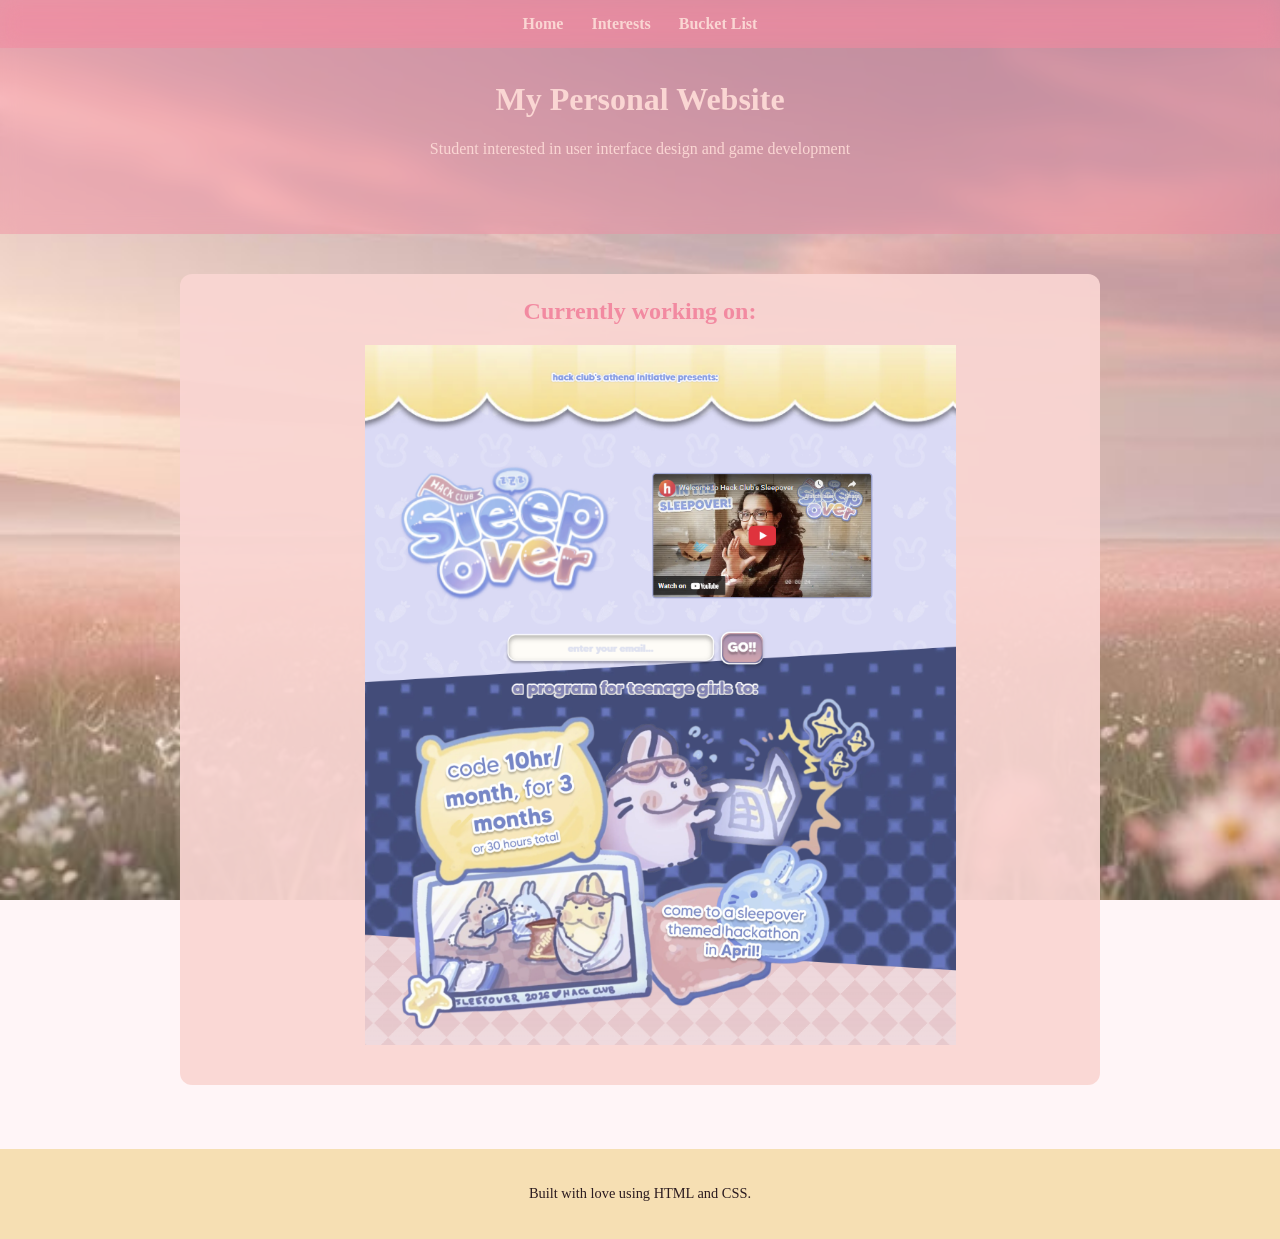
<file: personal web.html>
<!DOCTYPE html>
<html lang="en">
<head>
    <meta charset="UTF-8">
    <meta name="viewport" content="width=device-width, initial-scale=1">
<link rel ="stylesheet" href="css/styles.css" type="text/css">
</head>
<body>
    <header>
         <nav>
            <a href="personal web.html">Home</a>
            <a href="interestpage.html">Interests</a> 
            <a href="Bucket List.html">Bucket List</a>         
        </nav>
        <h1>My Personal Website</h1>
        <p>Student interested in user interface design and game development</p>
        
</header>
    </header>
    <main>
        <section>
            <h2 style="text-align: center;">Currently working on:</h2>
            <ul>
                <img src="sleepoverposter.png" alt="Sleepover Poster" style="display: block; margin: 0 auto; width: 591px; height: 700px;">
            </ul>
        </section>
    </main>
    <footer>
        <p>Built with love using HTML and CSS.</p>
    </footer>
</body>
</html>
</file>
<file: css/styles.css>
* {
    box-sizing: border-box;
}
body {
    margin: 0;
    font-family: "Georgia", "Times New Roman", Times, serif;
    line-height: normal;
    color: #2b1b1f;

background-color: #FFF5F7;
background-image: url("pinkbg.jpg");
background-repeat: no-repeat;
background-position: center;
background-size: cover;
background-attachment: fixed;
}
nav {
    position: fixed;
    top: 0;
    left: 0;
    width: 100%;
    margin-top: 0;
    background: rgba(242, 138, 161, 0.45);
    padding: 15px 0px;
    text-align: center;
    z-index: 1000;
    backdrop-filter: blur(10px);
}

nav a {
    margin: 0 12px;
    text-decoration: none;
    color: #FAD6D3;
    font-weight: bolder;
}

nav a:hover {
    text-decoration: underline;
}
header{
    background: rgba(242,138,161,0.45);
    color: #FAD6D3;
    padding: 60px 20px;
    text-align: center;
    backdrop-filter: blur(10px);
}

main{
    max-width: 960px;
    margin: 0 auto;
    padding: 40px 20px;
}
section{
    background: rgba(250, 214, 211, 0.92);
    border-radius: 12px;
    padding: 24px;
    margin-bottom: 24px;
}
section h2 {
    margin-top: 0;
    color:#F28AA1;
}
footer{
    padding: 22px 16px;
    text-align: center;
    background: #F6DFB3;
    font-size: 0.9rem;
    backdrop-filter: blur(5px);
}

.kdrama-interest-header {
    background: rgba(242, 138, 161, 0.45);
    color: #FAD6D3;
    padding: 40px 20px;
    text-align: center;
    backdrop-filter: blur(10px);
    margin-top: 40px;
    max-width: fit-content;
    margin-left: auto;
    margin-right: auto;
}

.drama-grid {
     display: flex;
    flex-direction: column;
    gap: 24px;
    max-width: 900px;
    margin: 50px auto;
    padding: 20px;
}

.drama-card {
    box-shadow: 0 8px 20px rgba(0, 0, 0, 0.35);
    padding: 24px;
    margin: 60px auto;
    width:auto;
    text-align: center;
}

.drama-card img {
    width: 300px;
    height: auto;
    margin: 20px 0;
    border-radius: 12px;
}

.drama-card h2 {
    color: #F28AA1;
    margin-bottom: 12px;
}

.drama-card p {
    color: #2b1b1f;
    line-height: 1.5;
    font-size: 18px;
}

.music-artist-header {
    background: rgba(242, 138, 161, 0.45);
    color: #FAD6D3;
    padding: 40px 20px;
    text-align: center;
    backdrop-filter: blur(10px);
    margin-top: 40px;
    max-width: fit-content;
    margin-left: auto;
    margin-right: auto;
}

.music-genre-header {
    background: #FAD6D3;
    color: #2b1b1f;
    padding: 40px 40px;
    text-align: center;
    font-size: large;
    font-style: italic;
    backdrop-filter: blur(10px);
    margin-top: 40px;
    max-width: fit-content;
    margin-left: auto;
    margin-right: auto;
}

.music-card {
    box-shadow: 0 8px 20px rgba(0, 0, 0, 0.35);
    padding: 24px;
    margin: 60px auto;
    width:auto;
    text-align: center;
}


.music-card img {
    width: 300px;
    height: auto;
    margin: 20px 0;
    border-radius: 12px;
}

.music-card h2 {
    color: #F28AA1;
    margin-bottom: 12px;
}

.music-card p {
    color: #2b1b1f;
    line-height: 1.5;
    font-size: 18px;
}

.Hobby-header {
   background: rgba(242, 138, 161, 0.45);
    color: #FAD6D3;
    padding: 40px 20px;
    text-align: center;
    backdrop-filter: blur(10px);
    margin-top: 40px;
    max-width: fit-content;
    margin-left: auto;
    margin-right: auto;
}

.hobby-card {
    box-shadow: 0 8px 20px rgba(0, 0, 0, 0.35);
    padding: 24px;
    margin: 60px auto;
    width:auto;
    text-align: center;
}


.bucket-grid {
    display: block;
    max-width: 900px;
    margin:0 auto;
    padding: 20px 30px 60px;
}

.bucket-card {
    background: rgba(250, 214, 211, 0.92);
    box-shadow: 0 8px 20px rgba(0, 0, 0, 0.35);
    padding: 24px;
    border-radius: 20px;
}

.bucket-card h2 {
    margin-top: 0;
    margin-bottom: 10px;
    font-size: 24px;
    text-align: center;
    color: #F28AA1;
}

.bucket-card p {
    margin-bottom: 20px;
    text-align: center;
    color: #2b1b1f;
    line-height: 1.5;
    font-size: 18px;
}   

.collage {
    display: grid;
    grid-template-columns: repeat(auto-fit, minmax(200px,1fr));
    gap: 10px;
}

.collage img {
    width: 100%;
    aspect-ratio: 1/1;
    object-fit: cover;
    border-radius: 12px;
    display: block;
}

.tag {
    display: inline-block;
    padding: 8px 16px;
    background-color: #F28AA1;
    border-radius: 999px;
    margin-top: 12px;
}
</file>
